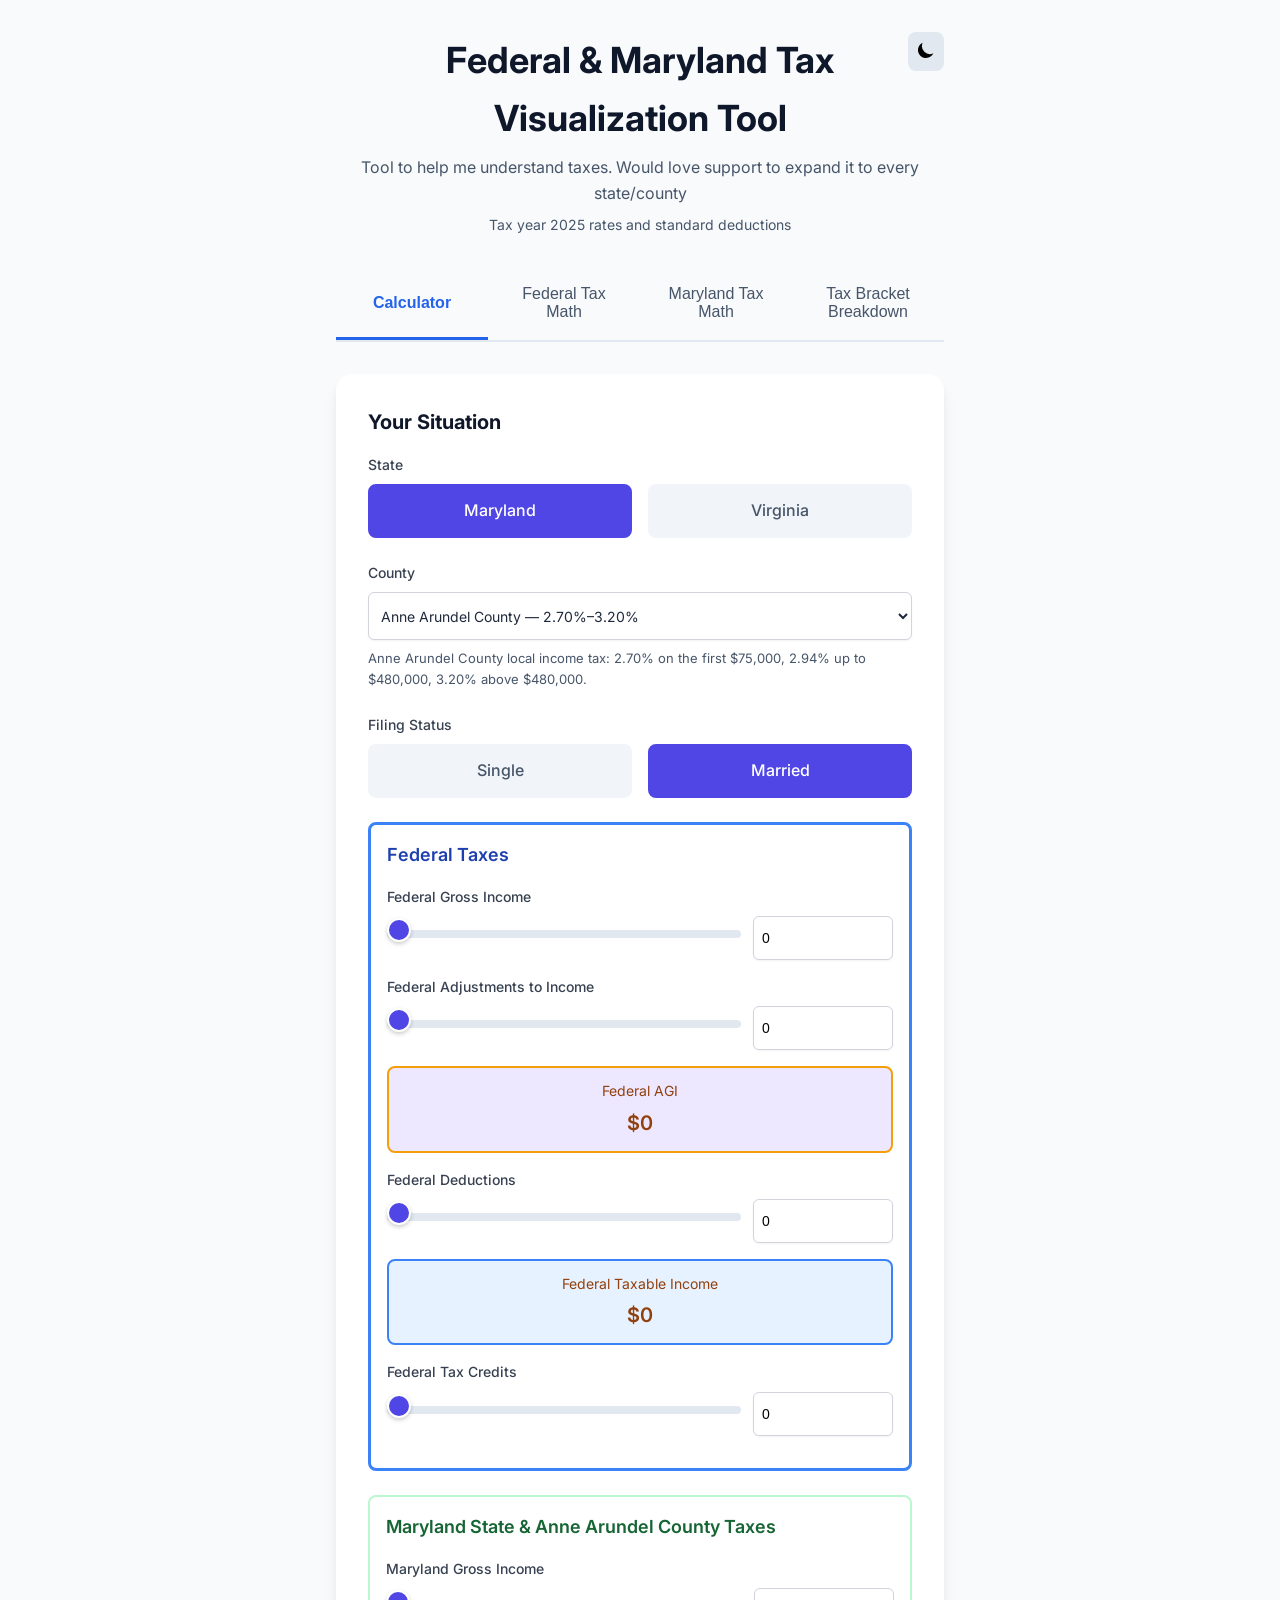
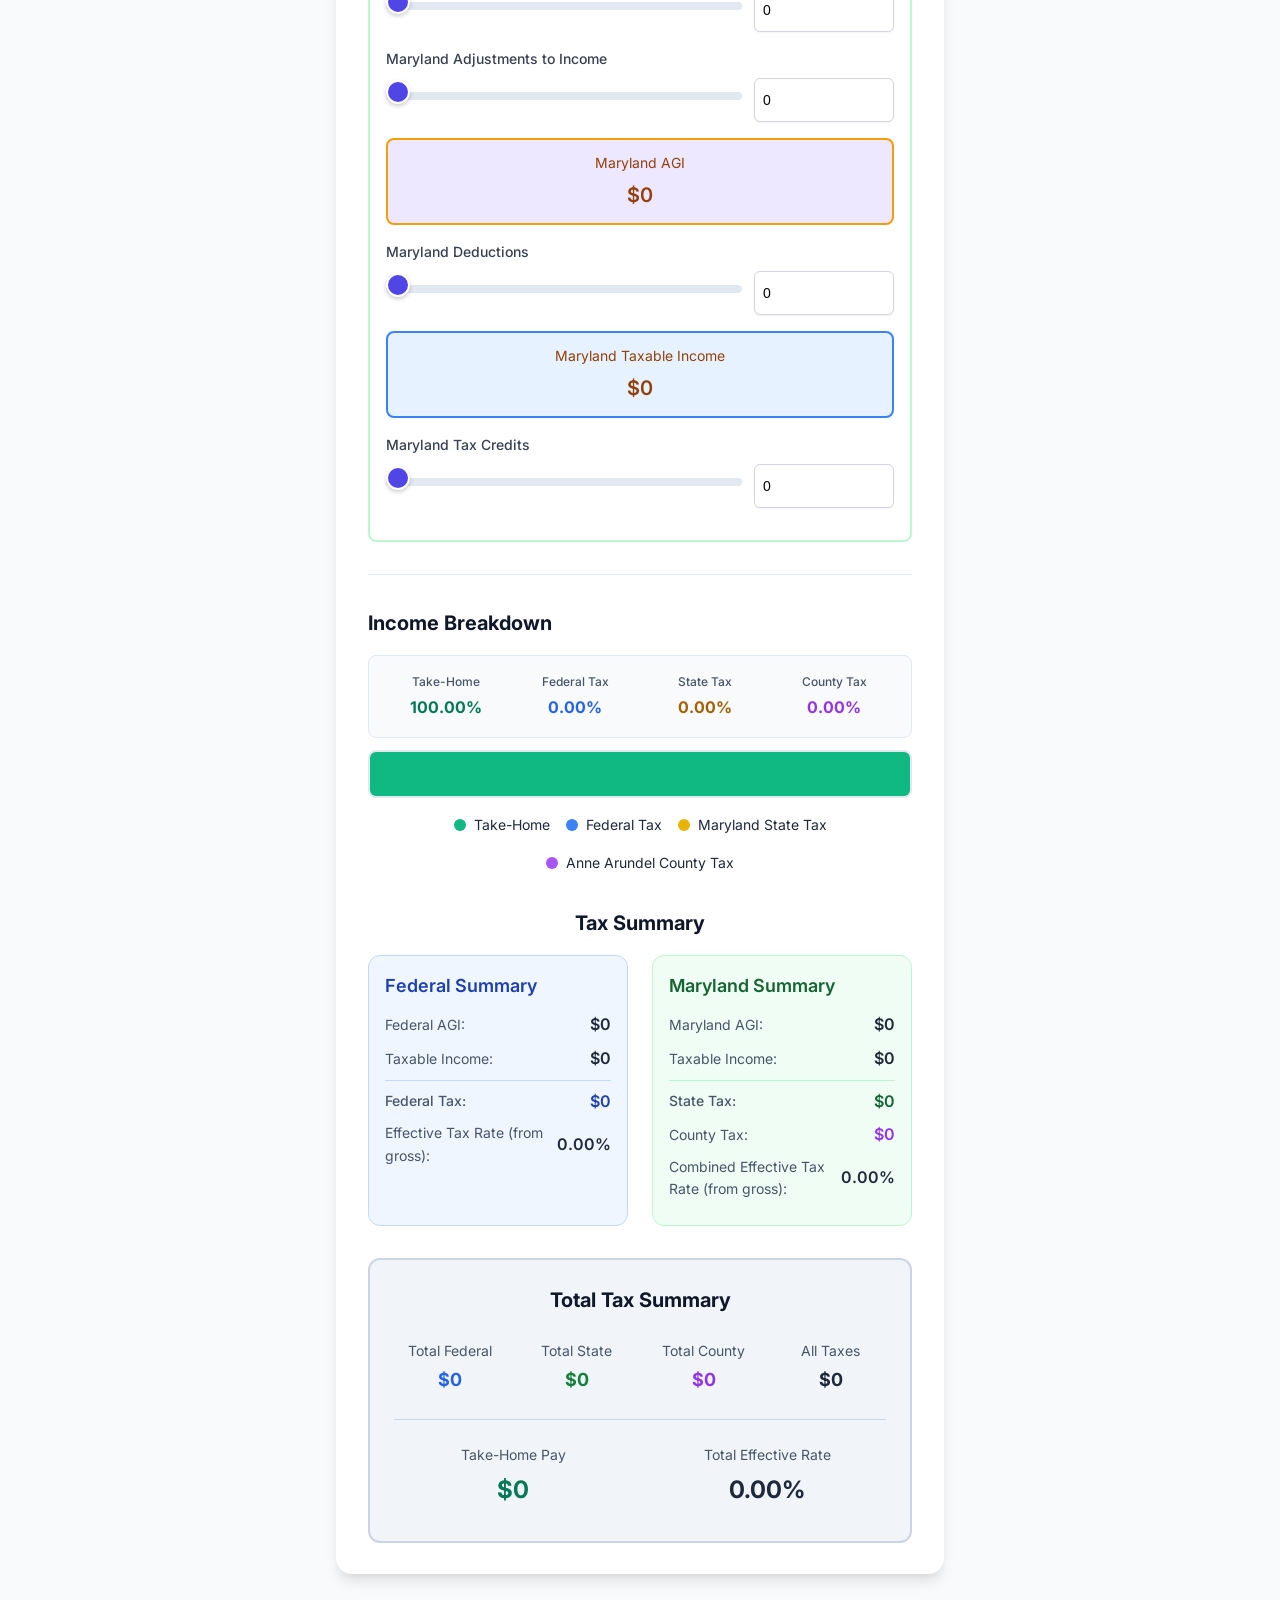
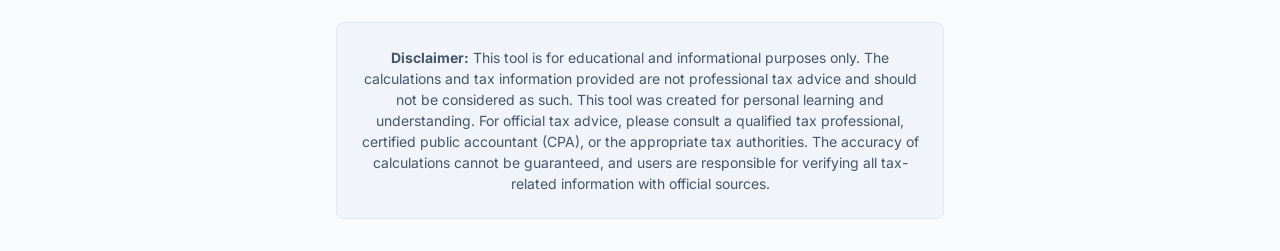
<file: index.html>
<!DOCTYPE html>
<html lang="en">
<head>
    <meta charset="UTF-8">
    <meta name="viewport" content="width=device-width, initial-scale=1.0">
    <title>Interactive Federal & Maryland Tax Visualization Tool</title>
    <link rel="icon" type="image/svg+xml" href="favicon.svg">
    <!-- Apply the saved (or system) theme before first paint, so dark mode never flashes light; js/themeManager.js keeps it in sync afterwards -->
    <script>
        (function () {
            try {
                var theme = localStorage.getItem('le-prix-de-respirer:theme');
                if (theme !== 'dark' && theme !== 'light') {
                    theme = window.matchMedia('(prefers-color-scheme: dark)').matches ? 'dark' : 'light';
                }
                if (theme === 'dark') document.documentElement.classList.add('dark');
            } catch (error) {
                // Storage or matchMedia unavailable: stay with the light theme
            }
        })();
    </script>
    <!-- Local CSS for mobile-friendly styling -->
    <link rel="stylesheet" href="styles.css">
    <!-- Google Fonts: Inter (with fallback) -->
    <link rel="preconnect" href="https://fonts.googleapis.com">
    <link rel="preconnect" href="https://fonts.gstatic.com" crossorigin>
    <link href="https://fonts.googleapis.com/css2?family=Inter:wght@400;500;600;700&display=swap" rel="stylesheet">
</head>
<body>

    <div class="container">

        <!-- Shown by the script at the end of the page when the calculator did not start -->
        <div id="app-error" class="app-error" role="alert" hidden>
            The calculator did not start. If you opened this file directly, serve the folder over http instead (for example <code>python3 -m http.server</code>); otherwise see the browser console for details.
        </div>

        <header class="header">
            <!-- Dark/Light Mode Toggle -->
            <div>
                <button id="theme-toggle" class="theme-toggle" aria-label="Dark mode" aria-pressed="false">
                    <svg id="theme-toggle-dark-icon" fill="currentColor" viewBox="0 0 20 20" xmlns="http://www.w3.org/2000/svg">
                        <path d="M17.293 13.293A8 8 0 016.707 2.707a8.001 8.001 0 1010.586 10.586z"></path>
                    </svg>
                    <svg id="theme-toggle-light-icon" fill="currentColor" viewBox="0 0 20 20" xmlns="http://www.w3.org/2000/svg">
                        <path fill-rule="evenodd" d="M10 2a1 1 0 011 1v1a1 1 0 11-2 0V3a1 1 0 011-1zm4 8a4 4 0 11-8 0 4 4 0 018 0zm-.464 4.95l.707.707a1 1 0 001.414-1.414l-.707-.707a1 1 0 00-1.414 1.414zm2.12-10.607a1 1 0 010 1.414l-.706.707a1 1 0 11-1.414-1.414l.707-.707a1 1 0 011.414 0zM17 11a1 1 0 100-2h-1a1 1 0 100 2h1zm-7 4a1 1 0 011 1v1a1 1 0 11-2 0v-1a1 1 0 011-1zM5.05 6.464A1 1 0 106.465 5.05l-.708-.707a1 1 0 00-1.414 1.414l.707.707zm1.414 8.486l-.707.707a1 1 0 01-1.414-1.414l.707-.707a1 1 0 011.414 1.414zM4 11a1 1 0 100-2H3a1 1 0 000 2h1z" clip-rule="evenodd"></path>
                    </svg>
                </button>
            </div>
            <h1 class="main-title">Federal & <span data-state-name>Maryland</span> Tax Visualization Tool</h1>
            <p class="subtitle">Tool to help me understand taxes. Would love support to expand it to every state/county</p>
            <p class="subtitle">Tax year <span data-tax-year>2025</span> rates and standard deductions</p>
        </header>

        <!-- TAB NAVIGATION -->
        <div class="tab-navigation" role="tablist" aria-label="Calculator views">
            <button id="calculator-tab" class="tab-button active" role="tab" aria-selected="true" aria-controls="calculator-content">
                Calculator
            </button>
            <button id="custom-calc-tab" class="tab-button" role="tab" aria-selected="false" aria-controls="custom-calc-content" tabindex="-1">
                Federal Tax Math
            </button>
            <button id="state-calc-tab" class="tab-button" role="tab" aria-selected="false" aria-controls="state-calc-content" tabindex="-1">
                <span data-state-name>Maryland</span> Tax Math
            </button>
            <button id="bracket-breakdown-tab" class="tab-button" role="tab" aria-selected="false" aria-controls="bracket-breakdown-content" tabindex="-1">
                Tax Bracket Breakdown
            </button>
        </div>

        <main class="main-content">
            <!-- TAB CONTENT: CALCULATOR VIEW -->
            <div id="calculator-content" class="tab-content active" role="tabpanel" aria-labelledby="calculator-tab">
                <!-- CONTROLS SECTION -->
            <div class="controls-section">
                <h2 class="section-heading">Your Situation</h2>
                <!-- STATE TOGGLE (reuses the filing-status segmented-toggle styling) -->
                <div class="control-group">
                    <span id="state-select-label" class="control-label">State</span>
                    <div id="state-select" role="radiogroup" aria-labelledby="state-select-label" class="filing-status">
                        <label>
                            <input type="radio" name="stateSelect" value="MD" checked>
                            <span class="filing-status-option">Maryland</span>
                        </label>
                        <label>
                            <input type="radio" name="stateSelect" value="VA">
                            <span class="filing-status-option">Virginia</span>
                        </label>
                    </div>
                </div>

                <!-- COUNTY DROPDOWN (options are filled in by js/uiControls.js for the selected state) -->
                <div class="control-group">
                    <label id="county-select-label" for="county-select" class="control-label">County</label>
                    <select id="county-select" class="select-input" aria-describedby="county-rate-info"></select>
                    <p id="county-rate-info" class="county-info" aria-live="polite"></p>
                </div>

                <div class="control-group">
                    <span id="filing-status-label" class="control-label">Filing Status</span>
                    <div id="filing-status" role="radiogroup" aria-labelledby="filing-status-label" class="filing-status">
                        <label>
                            <input type="radio" name="filingStatus" value="1">
                            <span class="filing-status-option">Single</span>
                        </label>
                        <label>
                            <input type="radio" name="filingStatus" value="2" checked>
                            <span class="filing-status-option">Married</span>
                        </label>
                    </div>
                </div>
                
                <!-- FEDERAL TAX SECTION -->
                <div class="tax-section federal-section">
                    <h3 class="section-title federal-title">Federal Taxes</h3>
                    <div class="input-group">
                        <label id="federal-income-label" for="federal-income-input" class="control-label">Federal Gross Income</label>
                        <div class="input-row">
                            <input id="federal-income-slider" aria-labelledby="federal-income-label" type="range" min="0" max="1000000" step="1000" value="0" class="slider">
                            <input id="federal-income-input" type="number" min="0" max="1000000" step="1000" value="0" class="number-input">
                        </div>
                    </div>
                    <div class="input-group">
                        <label id="federal-adjustments-label" for="federal-adjustments-input" class="control-label">Federal Adjustments to Income</label>
                        <div class="input-row">
                            <input id="federal-adjustments-slider" aria-labelledby="federal-adjustments-label" type="range" min="0" max="1000000" step="500" value="0" class="slider">
                            <input id="federal-adjustments-input" type="number" min="0" max="1000000" step="500" value="0" class="number-input">
                        </div>
                    </div>
                    <div class="display-box concept-agi">
                        <p class="display-label">Federal AGI</p>
                        <p id="federal-agi-display" class="display-value">$0</p>
                    </div>
                    <div class="input-group">
                        <label id="federal-deductions-label" for="federal-deductions-input" class="control-label">Federal Deductions</label>
                        <div class="input-row">
                            <input id="federal-deductions-slider" aria-labelledby="federal-deductions-label" type="range" min="0" max="1000000" step="500" value="0" class="slider">
                            <input id="federal-deductions-input" type="number" min="0" max="1000000" step="500" value="0" class="number-input">
                        </div>
                    </div>
                    <div class="display-box concept-taxable-income">
                        <p class="display-label">Federal Taxable Income</p>
                        <p id="federal-taxable-income-display" class="display-value">$0</p>
                    </div>
                    <div class="input-group">
                        <label id="federal-credits-label" for="federal-credits-input" class="control-label">Federal Tax Credits</label>
                        <div class="input-row">
                            <input id="federal-credits-slider" aria-labelledby="federal-credits-label" type="range" min="0" max="1000000" step="100" value="0" class="slider">
                            <input id="federal-credits-input" type="number" min="0" max="1000000" step="100" value="0" class="number-input">
                        </div>
                    </div>
                    <p data-limit-note class="county-info" role="status" hidden></p>
                </div>

                <!-- STATE TAX SECTION -->
                <div class="tax-section state-section">
                    <h3 class="section-title state-title"><span data-state-name>Maryland</span> State & <span data-county-name>Anne Arundel County</span> Taxes</h3>
                    <div class="input-group">
                        <label id="state-income-label" for="state-income-input" class="control-label"><span data-state-name>Maryland</span> Gross Income</label>
                        <div class="input-row">
                            <input id="state-income-slider" aria-labelledby="state-income-label" type="range" min="0" max="1000000" step="1000" value="0" class="slider">
                            <input id="state-income-input" type="number" min="0" max="1000000" step="1000" value="0" class="number-input">
                        </div>
                    </div>
                    <div class="input-group">
                        <label id="state-adjustments-label" for="state-adjustments-input" class="control-label"><span data-state-name>Maryland</span> Adjustments to Income</label>
                        <div class="input-row">
                            <input id="state-adjustments-slider" aria-labelledby="state-adjustments-label" type="range" min="0" max="1000000" step="500" value="0" class="slider">
                            <input id="state-adjustments-input" type="number" min="0" max="1000000" step="500" value="0" class="number-input">
                        </div>
                    </div>
                    <div class="display-box concept-agi">
                        <p class="display-label"><span data-state-name>Maryland</span> AGI</p>
                        <p id="state-agi-display" class="display-value">$0</p>
                    </div>
                    <div class="input-group">
                        <label id="state-deductions-label" for="state-deductions-input" class="control-label"><span data-state-name>Maryland</span> Deductions</label>
                        <div class="input-row">
                            <input id="state-deductions-slider" aria-labelledby="state-deductions-label" type="range" min="0" max="1000000" step="500" value="0" class="slider">
                            <input id="state-deductions-input" type="number" min="0" max="1000000" step="500" value="0" class="number-input">
                        </div>
                    </div>
                    <div class="display-box concept-taxable-income">
                        <p class="display-label"><span data-state-name>Maryland</span> Taxable Income</p>
                        <p id="state-taxable-income-display" class="display-value">$0</p>
                    </div>
                    <div class="input-group">
                        <label id="state-credits-label" for="state-credits-input" class="control-label"><span data-state-name>Maryland</span> Tax Credits</label>
                        <div class="input-row">
                            <input id="state-credits-slider" aria-labelledby="state-credits-label" type="range" min="0" max="1000000" step="100" value="0" class="slider">
                            <input id="state-credits-input" type="number" min="0" max="1000000" step="100" value="0" class="number-input">
                        </div>
                    </div>
                    <p data-limit-note class="county-info" role="status" hidden></p>
                </div>
            </div>

            <!-- VISUALIZATION SECTION -->
            <div class="visualization-section">
                <h2 class="section-heading">Income Breakdown</h2>
                <!-- Percentage Display Area -->
                <div id="percentage-display" class="percentage-display">
                    <div class="percentage-item">
                        <span class="percentage-label">Take-Home</span>
                        <span id="percentage-take-home" class="percentage-value">0.0%</span>
                    </div>
                    <div class="percentage-item">
                        <span class="percentage-label">Federal Tax</span>
                        <span id="percentage-federal" class="percentage-value">0.0%</span>
                    </div>
                    <div class="percentage-item">
                        <span class="percentage-label">State Tax</span>
                        <span id="percentage-state" class="percentage-value">0.0%</span>
                    </div>
                    <div class="percentage-item">
                        <span class="percentage-label">County Tax</span>
                        <span id="percentage-county" class="percentage-value">0.0%</span>
                    </div>
                </div>
                <div id="tax-bar-container" class="tax-bar-container">
                    <div id="bar-take-home" class="tax-bar bar-take-home" title="Take-Home Pay"></div>
                    <div id="bar-federal" class="tax-bar bar-federal" title="Federal Tax"></div>
                    <div id="bar-state" class="tax-bar bar-state" title="Maryland State Tax"></div>
                    <div id="bar-county" class="tax-bar bar-county" title="Anne Arundel County Tax"></div>
                </div>
                <!-- Legend -->
                <div class="legend">
                    <div class="legend-item"><span class="legend-color" style="background-color: #10b981;"></span>Take-Home</div>
                    <div class="legend-item"><span class="legend-color" style="background-color: #3b82f6;"></span>Federal Tax</div>
                    <div class="legend-item"><span class="legend-color" style="background-color: #eab308;"></span><span><span data-state-name>Maryland</span> State Tax</span></div>
                    <div class="legend-item"><span class="legend-color" style="background-color: #a855f7;"></span><span><span data-county-name>Anne Arundel County</span> Tax</span></div>
                </div>
                <p id="income-basis-note" class="county-info" hidden></p>
            </div>

            <!-- RESULTS & BREAKDOWN SECTION -->
            <div>
                <h2 class="section-heading" style="text-align: center;">Tax Summary</h2>
                
                <!-- Tax Summary Grid -->
                <div class="summary-grid">
                    <!-- Federal Tax Summary -->
                    <div class="summary-card federal-summary">
                        <h3 class="summary-title federal-title">Federal Summary</h3>
                        <div>
                            <div class="summary-row">
                                <span class="summary-label">Federal AGI:</span>
                                <span id="federal-agi-summary" class="summary-value">$0</span>
                            </div>
                            <div class="summary-row">
                                <span class="summary-label">Taxable Income:</span>
                                <span id="federal-taxable-summary" class="summary-value">$0</span>
                            </div>
                            <div class="summary-row summary-divider">
                                <span class="summary-label" style="font-weight: 500;">Federal Tax:</span>
                                <span id="federal-tax-summary" class="summary-value federal-title">$0</span>
                            </div>
                            <div class="summary-row">
                                <span class="summary-label">Effective Tax Rate (from gross):</span>
                                <span id="federal-rate-summary" class="summary-value">0.00%</span>
                            </div>
                        </div>
                    </div>

                    <!-- State Tax Summary -->
                    <div class="summary-card state-summary">
                        <h3 class="summary-title state-title"><span data-state-name>Maryland</span> Summary</h3>
                        <div>
                            <div class="summary-row">
                                <span class="summary-label"><span data-state-name>Maryland</span> AGI:</span>
                                <span id="state-agi-summary" class="summary-value">$0</span>
                            </div>
                            <div class="summary-row">
                                <span class="summary-label">Taxable Income:</span>
                                <span id="state-taxable-summary" class="summary-value">$0</span>
                            </div>
                            <div class="summary-row summary-divider">
                                <span class="summary-label" style="font-weight: 500;">State Tax:</span>
                                <span id="state-tax-summary" class="summary-value state-title">$0</span>
                            </div>
                            <div class="summary-row">
                                <span class="summary-label">County Tax:</span>
                                <span id="county-tax-summary" class="summary-value county-value">$0</span>
                            </div>
                            <div class="summary-row">
                                <span class="summary-label">Combined Effective Tax Rate (from gross):</span>
                                <span id="state-rate-summary" class="summary-value">0.00%</span>
                            </div>
                        </div>
                    </div>
                </div>

                <!-- Total Summary -->
                <div class="total-summary">
                    <h3 class="section-heading" style="text-align: center; margin-bottom: 1rem;">Total Tax Summary</h3>
                    <div class="total-grid">
                        <div class="total-item">
                            <p class="total-label">Total Federal</p>
                            <p id="total-federal-display" class="total-value total-federal">$0</p>
                        </div>
                        <div class="total-item">
                            <p class="total-label">Total State</p>
                            <p id="total-state-display" class="total-value total-state">$0</p>
                        </div>
                        <div class="total-item">
                            <p class="total-label">Total County</p>
                            <p id="total-county-display" class="total-value total-county">$0</p>
                        </div>
                        <div class="total-item">
                            <p class="total-label">All Taxes</p>
                            <p id="total-all-taxes-display" class="total-value">$0</p>
                        </div>
                    </div>
                    <div class="total-main">
                        <div class="total-main-item">
                            <p class="total-label">Take-Home Pay</p>
                            <p id="total-take-home-display" class="total-main-value total-take-home">$0</p>
                        </div>
                        <div class="total-main-item">
                            <p class="total-label">Total Effective Rate</p>
                            <p id="total-effective-rate-display" class="total-main-value">0.00%</p>
                        </div>
                    </div>
                </div>
            </div>
            </div>

            <!-- TAB CONTENT: CUSTOM CALCULATION VIEW -->
            <div id="custom-calc-content" class="tab-content" role="tabpanel" aria-labelledby="custom-calc-tab">
                <!-- VISUAL CALCULATIONS SECTION -->
                <div class="calculation-section">
                    <!-- Your Custom Calculation -->
                    <div style="margin-bottom: 3rem;">
                        <h2 class="section-heading" style="text-align: center;">Federal Tax Calculation</h2>
                    <p id="federal-unused-note" class="county-info" hidden></p>
                    <!-- Federal Custom Calculation Flow -->
                    <div class="calculation-container">
                        
                        <!-- Step 1: Gross Income - Adjustments = AGI -->
                        <div class="calc-step">
                            <div class="calc-step-mobile">
                                <div class="calc-box calc-gross-income">
                                    <div class="calc-box-label">Gross Income</div>
                                    <div id="visual-gross-income" class="calc-box-value">$0</div>
                                </div>
                                <div class="calc-operator">−</div>
                                <div class="calc-box calc-adjustments">
                                    <div class="calc-box-label">Adjustments</div>
                                    <div id="visual-adjustments" class="calc-box-value">$0</div>
                                </div>
                                <div class="calc-operator">=</div>
                                <div class="calc-box calc-result concept-agi">
                                    <div class="calc-box-label">AGI</div>
                                    <div id="visual-agi" class="calc-box-value">$0</div>
                                </div>
                            </div>
                        </div>

                        <!-- Step 2: AGI - Deductions = Taxable Income -->
                        <div class="calc-step">
                            <div class="calc-step-mobile">
                                <div class="calc-box calc-result concept-agi">
                                    <div class="calc-box-label">AGI</div>
                                    <div id="visual-agi-2" class="calc-box-value">$0</div>
                                </div>
                                <div class="calc-operator">−</div>
                                <div class="calc-box calc-deductions">
                                    <div class="calc-box-label">Deductions</div>
                                    <div id="visual-deductions" class="calc-box-value">$0</div>
                                </div>
                                <div class="calc-operator">=</div>
                                <div class="calc-box calc-result concept-taxable-income">
                                    <div class="calc-box-label">Taxable Income</div>
                                    <div id="visual-taxable-income" class="calc-box-value">$0</div>
                                </div>
                            </div>
                        </div>

                        <!-- Step 3: Taxable Income × Effective Tax Rate = Tax Before Credits -->
                        <div class="calc-step">
                            <div class="calc-step-mobile">
                                <div class="calc-box calc-result concept-taxable-income">
                                    <div class="calc-box-label">Taxable Income</div>
                                    <div id="visual-taxable-income-2" class="calc-box-value">$0</div>
                                </div>
                                <div class="calc-operator">×</div>
                                <div class="calc-box calc-tax-rate">
                                    <div class="calc-box-label">Average Tax Rate</div>
                                    <div id="visual-tax-rate" class="calc-box-value">0.00%</div>
                                </div>
                                <div class="calc-operator">=</div>
                                <div class="calc-box calc-pre-credit-tax">
                                    <div class="calc-box-label">Tax Before Credits</div>
                                    <div id="visual-pre-credit-tax" class="calc-box-value">$0</div>
                                </div>
                            </div>
                        </div>

                        <!-- Step 4: Tax Before Credits - Credits = Total Federal Tax -->
                        <div class="calc-step">
                            <div class="calc-step-mobile">
                                <div class="calc-box calc-pre-credit-tax">
                                    <div class="calc-box-label">Tax Before Credits</div>
                                    <div id="visual-pre-credit-tax-2" class="calc-box-value">$0</div>
                                </div>
                                <div class="calc-operator">−</div>
                                <div class="calc-box calc-credits">
                                    <div class="calc-box-label">Credits</div>
                                    <div id="visual-credits" class="calc-box-value">$0</div>
                                </div>
                                <div class="calc-operator">=</div>
                                <div class="calc-box calc-total-tax">
                                    <div class="calc-box-label">Total Federal Tax</div>
                                    <div id="visual-total-tax" class="calc-box-value">$0</div>
                                </div>
                            </div>
                        </div>

                        <!-- Step 5: Gross Income - Total Federal Tax = Income After Federal Tax -->
                        <div class="calc-step">
                            <div class="calc-step-mobile">
                                <div class="calc-box calc-gross-income">
                                    <div class="calc-box-label">Gross Income</div>
                                    <div id="visual-gross-income-2" class="calc-box-value">$0</div>
                                </div>
                                <div class="calc-operator">−</div>
                                <div class="calc-box calc-total-tax">
                                    <div class="calc-box-label">Total Federal Tax</div>
                                    <div id="visual-total-tax-2" class="calc-box-value">$0</div>
                                </div>
                                <div class="calc-operator">=</div>
                                <div class="calc-box calc-take-home">
                                    <div class="calc-box-label">After Federal Tax</div>
                                    <div id="visual-take-home" class="calc-box-value">$0</div>
                                </div>
                            </div>
                        </div>

                        <!-- Step 6: Total Federal Tax ÷ Gross Income = Effective Rate (on Gross) -->
                        <div class="calc-step" style="border-top: 1px solid #e2e8f0; margin-top: 1rem; padding-top: 1rem;">
                            <div class="calc-step-mobile">
                                <div class="calc-box calc-total-tax">
                                    <div class="calc-box-label">Total Federal Tax</div>
                                    <div id="visual-total-tax-3" class="calc-box-value">$0</div>
                                </div>
                                <div class="calc-operator">÷</div>
                                <div class="calc-box calc-gross-income">
                                    <div class="calc-box-label">Gross Income</div>
                                    <div id="visual-gross-income-3" class="calc-box-value">$0</div>
                                </div>
                                <div class="calc-operator">=</div>
                                <div class="calc-box calc-effective-rate">
                                    <div class="calc-box-label">Effective Rate (on Gross)</div>
                                    <div id="visual-effective-rate" class="calc-box-value">0.00%</div>
                                </div>
                            </div>
                        </div>
                    </div>
                </div>

                <!-- Baseline Comparison -->
                <div style="margin-bottom: 2rem;">
                    <h2 class="section-heading" style="text-align: center;">Baseline Comparison</h2>
                    <p class="intro-text" style="text-align: center; margin-bottom: 1.5rem;">Your gross income with $0 adjustments, $0 credits, and the standard deduction.</p>
                    
                    <!-- Federal Baseline Calculation Flow -->
                    <div class="calculation-container">
                        <h3 class="calculation-title">Federal Tax Calculation</h3>
                        
                        <!-- Step 1: Gross Income - Adjustments = AGI -->
                        <div class="calc-step">
                            <div class="calc-step-mobile">
                                <div class="calc-box calc-gross-income">
                                    <div class="calc-box-label">Gross Income</div>
                                    <div id="baseline-gross-income" class="calc-box-value">$0</div>
                                </div>
                                <div class="calc-operator">−</div>
                                <div class="calc-box calc-adjustments">
                                    <div class="calc-box-label">Adjustments</div>
                                    <div id="baseline-adjustments" class="calc-box-value">$0</div>
                                </div>
                                <div class="calc-operator">=</div>
                                <div class="calc-box calc-result concept-agi">
                                    <div class="calc-box-label">AGI</div>
                                    <div id="baseline-agi" class="calc-box-value">$0</div>
                                </div>
                            </div>
                        </div>

                        <!-- Step 2: AGI - Deductions = Taxable Income -->
                        <div class="calc-step">
                            <div class="calc-step-mobile">
                                <div class="calc-box calc-result concept-agi">
                                    <div class="calc-box-label">AGI</div>
                                    <div id="baseline-agi-2" class="calc-box-value">$0</div>
                                </div>
                                <div class="calc-operator">−</div>
                                <div class="calc-box calc-deductions">
                                    <div class="calc-box-label">Deductions</div>
                                    <div id="baseline-deductions" class="calc-box-value">$0</div>
                                </div>
                                <div class="calc-operator">=</div>
                                <div class="calc-box calc-result concept-taxable-income">
                                    <div class="calc-box-label">Taxable Income</div>
                                    <div id="baseline-taxable-income" class="calc-box-value">$0</div>
                                </div>
                            </div>
                        </div>

                        <!-- Step 3: Taxable Income × Effective Tax Rate = Tax Before Credits -->
                        <div class="calc-step">
                            <div class="calc-step-mobile">
                                <div class="calc-box calc-result concept-taxable-income">
                                    <div class="calc-box-label">Taxable Income</div>
                                    <div id="baseline-taxable-income-2" class="calc-box-value">$0</div>
                                </div>
                                <div class="calc-operator">×</div>
                                <div class="calc-box calc-tax-rate">
                                    <div class="calc-box-label">Average Tax Rate</div>
                                    <div id="baseline-tax-rate" class="calc-box-value">0.00%</div>
                                </div>
                                <div class="calc-operator">=</div>
                                <div class="calc-box calc-pre-credit-tax">
                                    <div class="calc-box-label">Tax Before Credits</div>
                                    <div id="baseline-pre-credit-tax" class="calc-box-value">$0</div>
                                </div>
                            </div>
                        </div>

                        <!-- Step 4: Tax Before Credits - Credits = Total Federal Tax -->
                        <div class="calc-step">
                            <div class="calc-step-mobile">
                                <div class="calc-box calc-pre-credit-tax">
                                    <div class="calc-box-label">Tax Before Credits</div>
                                    <div id="baseline-pre-credit-tax-2" class="calc-box-value">$0</div>
                                </div>
                                <div class="calc-operator">−</div>
                                <div class="calc-box calc-credits">
                                    <div class="calc-box-label">Credits</div>
                                    <div id="baseline-credits" class="calc-box-value">$0</div>
                                </div>
                                <div class="calc-operator">=</div>
                                <div class="calc-box calc-total-tax">
                                    <div class="calc-box-label">Total Federal Tax</div>
                                    <div id="baseline-total-tax" class="calc-box-value">$0</div>
                                </div>
                            </div>
                        </div>

                        <!-- Step 5: Gross Income - Total Federal Tax = Income After Federal Tax -->
                        <div class="calc-step">
                            <div class="calc-step-mobile">
                                <div class="calc-box calc-gross-income">
                                    <div class="calc-box-label">Gross Income</div>
                                    <div id="baseline-gross-income-2" class="calc-box-value">$0</div>
                                </div>
                                <div class="calc-operator">−</div>
                                <div class="calc-box calc-total-tax">
                                    <div class="calc-box-label">Total Federal Tax</div>
                                    <div id="baseline-total-tax-2" class="calc-box-value">$0</div>
                                </div>
                                <div class="calc-operator">=</div>
                                <div class="calc-box calc-take-home">
                                    <div class="calc-box-label">After Federal Tax</div>
                                    <div id="baseline-take-home" class="calc-box-value">$0</div>
                                </div>
                            </div>
                        </div>

                        <!-- Step 6: Total Federal Tax ÷ Gross Income = Effective Rate (on Gross) -->
                        <div class="calc-step" style="border-top: 1px solid #e2e8f0; margin-top: 1rem; padding-top: 1rem;">
                            <div class="calc-step-mobile">
                                <div class="calc-box calc-total-tax">
                                    <div class="calc-box-label">Total Federal Tax</div>
                                    <div id="baseline-total-tax-3" class="calc-box-value">$0</div>
                                </div>
                                <div class="calc-operator">÷</div>
                                <div class="calc-box calc-gross-income">
                                    <div class="calc-box-label">Gross Income</div>
                                    <div id="baseline-gross-income-3" class="calc-box-value">$0</div>
                                </div>
                                <div class="calc-operator">=</div>
                                <div class="calc-box calc-effective-rate">
                                    <div class="calc-box-label">Effective Rate (on Gross)</div>
                                    <div id="baseline-effective-rate" class="calc-box-value">0.00%</div>
                                </div>
                            </div>
                        </div>
                    </div>
                </div>
            </div>
            </div>

            <!-- TAB CONTENT: MARYLAND CALCULATION VIEW -->
            <div id="state-calc-content" class="tab-content" role="tabpanel" aria-labelledby="state-calc-tab">
                <!-- MARYLAND VISUAL CALCULATIONS SECTION -->
                <div class="calculation-section">
                    <!-- Your Custom State Calculation -->
                    <div style="margin-bottom: 3rem;">
                        <h2 class="section-heading" style="text-align: center;"><span data-state-name>Maryland</span> State Tax Calculation</h2>
                    <p id="state-unused-note" class="county-info" hidden></p>
                    <!-- State Custom Calculation Flow -->
                    <div class="calculation-container">
                        
                        <!-- Step 1: Gross Income - Adjustments = AGI -->
                        <div class="calc-step">
                            <div class="calc-step-mobile">
                                <div class="calc-box calc-gross-income">
                                    <div class="calc-box-label">Gross Income</div>
                                    <div id="state-visual-gross-income" class="calc-box-value">$0</div>
                                </div>
                                <div class="calc-operator">−</div>
                                <div class="calc-box calc-adjustments">
                                    <div class="calc-box-label">Adjustments</div>
                                    <div id="state-visual-adjustments" class="calc-box-value">$0</div>
                                </div>
                                <div class="calc-operator">=</div>
                                <div class="calc-box calc-result concept-agi">
                                    <div class="calc-box-label">AGI</div>
                                    <div id="state-visual-agi" class="calc-box-value">$0</div>
                                </div>
                            </div>
                        </div>

                        <!-- Step 2: AGI - Deductions = Taxable Income -->
                        <div class="calc-step">
                            <div class="calc-step-mobile">
                                <div class="calc-box calc-result concept-agi">
                                    <div class="calc-box-label">AGI</div>
                                    <div id="state-visual-agi-2" class="calc-box-value">$0</div>
                                </div>
                                <div class="calc-operator">−</div>
                                <div class="calc-box calc-deductions">
                                    <div class="calc-box-label">Deductions</div>
                                    <div id="state-visual-deductions" class="calc-box-value">$0</div>
                                </div>
                                <div class="calc-operator">=</div>
                                <div class="calc-box calc-result concept-taxable-income">
                                    <div class="calc-box-label">Taxable Income</div>
                                    <div id="state-visual-taxable-income" class="calc-box-value">$0</div>
                                </div>
                            </div>
                        </div>

                        <!-- Step 3: Taxable Income × State Tax Rate = State Tax Before Credits -->
                        <div class="calc-step">
                            <div class="calc-step-mobile">
                                <div class="calc-box calc-result concept-taxable-income">
                                    <div class="calc-box-label">Taxable Income</div>
                                    <div id="state-visual-taxable-income-2" class="calc-box-value">$0</div>
                                </div>
                                <div class="calc-operator">×</div>
                                <div class="calc-box calc-state-tax-rate">
                                    <div class="calc-box-label"><span data-state-name>Maryland</span> State Tax Rate</div>
                                    <div id="state-visual-state-tax-rate" class="calc-box-value">0.00%</div>
                                </div>
                                <div class="calc-operator">=</div>
                                <div class="calc-box calc-state-tax-before-credits">
                                    <div class="calc-box-label"><span data-state-name>Maryland</span> State Tax Before Credits</div>
                                    <div id="state-visual-state-pre-credit-tax" class="calc-box-value">$0</div>
                                </div>
                            </div>
                        </div>

                        <!-- Step 4: Taxable Income × County Tax Rate = County Tax -->
                        <div class="calc-step">
                            <div class="calc-step-mobile">
                                <div class="calc-box calc-result concept-taxable-income">
                                    <div class="calc-box-label">Taxable Income</div>
                                    <div id="state-visual-taxable-income-3" class="calc-box-value">$0</div>
                                </div>
                                <div class="calc-operator">×</div>
                                <div class="calc-box calc-county-tax-rate">
                                    <div class="calc-box-label"><span data-county-name>Anne Arundel County</span> Tax Rate</div>
                                    <div id="state-visual-county-tax-rate" class="calc-box-value">0.00%</div>
                                </div>
                                <div class="calc-operator">=</div>
                                <div class="calc-box calc-county-tax">
                                    <div class="calc-box-label"><span data-county-name>Anne Arundel County</span> Tax</div>
                                    <div id="state-visual-county-tax" class="calc-box-value">$0</div>
                                </div>
                            </div>
                        </div>

                        <!-- Step 5: State Tax Before Credits - Credits = Total State Tax -->
                        <div class="calc-step">
                            <div class="calc-step-mobile">
                                <div class="calc-box calc-state-tax-before-credits">
                                    <div class="calc-box-label"><span data-state-name>Maryland</span> State Tax Before Credits</div>
                                    <div id="state-visual-state-pre-credit-tax-2" class="calc-box-value">$0</div>
                                </div>
                                <div class="calc-operator">−</div>
                                <div class="calc-box calc-credits">
                                    <div class="calc-box-label">Credits</div>
                                    <div id="state-visual-credits" class="calc-box-value">$0</div>
                                </div>
                                <div class="calc-operator">=</div>
                                <div class="calc-box calc-total-state-tax">
                                    <div class="calc-box-label">Total <span data-state-name>Maryland</span> State Tax</div>
                                    <div id="state-visual-total-state-tax" class="calc-box-value">$0</div>
                                </div>
                            </div>
                        </div>

                        <!-- Step 6: Total State Tax + County Tax = Combined State Tax -->
                        <div class="calc-step">
                            <div class="calc-step-mobile">
                                <div class="calc-box calc-total-state-tax">
                                    <div class="calc-box-label">Total <span data-state-name>Maryland</span> State Tax</div>
                                    <div id="state-visual-total-state-tax-2" class="calc-box-value">$0</div>
                                </div>
                                <div class="calc-operator">+</div>
                                <div class="calc-box calc-county-tax">
                                    <div class="calc-box-label"><span data-county-name>Anne Arundel County</span> Tax</div>
                                    <div id="state-visual-county-tax-2" class="calc-box-value">$0</div>
                                </div>
                                <div class="calc-operator">=</div>
                                <div class="calc-box calc-combined-state-tax">
                                    <div class="calc-box-label">Combined <span data-state-name>Maryland</span> Tax</div>
                                    <div id="state-visual-combined-tax" class="calc-box-value">$0</div>
                                </div>
                            </div>
                        </div>

                        <!-- Step 7: Gross Income - Combined State Tax = Take-Home Pay -->
                        <div class="calc-step">
                            <div class="calc-step-mobile">
                                <div class="calc-box calc-gross-income">
                                    <div class="calc-box-label">Gross Income</div>
                                    <div id="state-visual-gross-income-2" class="calc-box-value">$0</div>
                                </div>
                                <div class="calc-operator">−</div>
                                <div class="calc-box calc-combined-state-tax">
                                    <div class="calc-box-label">Combined <span data-state-name>Maryland</span> Tax</div>
                                    <div id="state-visual-combined-tax-2" class="calc-box-value">$0</div>
                                </div>
                                <div class="calc-operator">=</div>
                                <div class="calc-box calc-take-home">
                                    <div class="calc-box-label">After <span data-state-name>Maryland</span> + County Tax</div>
                                    <div id="state-visual-take-home" class="calc-box-value">$0</div>
                                </div>
                            </div>
                        </div>

                        <!-- Step 8: Combined State Tax ÷ Gross Income = Effective Rate (on Gross) -->
                        <div class="calc-step" style="border-top: 1px solid #e2e8f0; margin-top: 1rem; padding-top: 1rem;">
                            <div class="calc-step-mobile">
                                <div class="calc-box calc-combined-state-tax">
                                    <div class="calc-box-label">Combined <span data-state-name>Maryland</span> Tax</div>
                                    <div id="state-visual-combined-tax-3" class="calc-box-value">$0</div>
                                </div>
                                <div class="calc-operator">÷</div>
                                <div class="calc-box calc-gross-income">
                                    <div class="calc-box-label">Gross Income</div>
                                    <div id="state-visual-gross-income-3" class="calc-box-value">$0</div>
                                </div>
                                <div class="calc-operator">=</div>
                                <div class="calc-box calc-effective-rate">
                                    <div class="calc-box-label">Effective Rate (on Gross)</div>
                                    <div id="state-visual-effective-rate" class="calc-box-value">0.00%</div>
                                </div>
                            </div>
                        </div>
                    </div>
                </div>

                <!-- State Baseline Comparison -->
                <div style="margin-bottom: 2rem;">
                    <h2 class="section-heading" style="text-align: center;">Baseline Comparison</h2>
                    <p class="intro-text" style="text-align: center; margin-bottom: 1.5rem;">Your gross income with $0 adjustments, $0 credits, and the standard deduction.</p>
                    
                    <!-- State Baseline Calculation Flow -->
                    <div class="calculation-container">
                        <h3 class="calculation-title"><span data-state-name>Maryland</span> State Tax Calculation</h3>
                        
                        <!-- Step 1: Gross Income - Adjustments = AGI -->
                        <div class="calc-step">
                            <div class="calc-step-mobile">
                                <div class="calc-box calc-gross-income">
                                    <div class="calc-box-label">Gross Income</div>
                                    <div id="state-baseline-gross-income" class="calc-box-value">$0</div>
                                </div>
                                <div class="calc-operator">−</div>
                                <div class="calc-box calc-adjustments">
                                    <div class="calc-box-label">Adjustments</div>
                                    <div id="state-baseline-adjustments" class="calc-box-value">$0</div>
                                </div>
                                <div class="calc-operator">=</div>
                                <div class="calc-box calc-result concept-agi">
                                    <div class="calc-box-label">AGI</div>
                                    <div id="state-baseline-agi" class="calc-box-value">$0</div>
                                </div>
                            </div>
                        </div>

                        <!-- Step 2: AGI - Deductions = Taxable Income -->
                        <div class="calc-step">
                            <div class="calc-step-mobile">
                                <div class="calc-box calc-result concept-agi">
                                    <div class="calc-box-label">AGI</div>
                                    <div id="state-baseline-agi-2" class="calc-box-value">$0</div>
                                </div>
                                <div class="calc-operator">−</div>
                                <div class="calc-box calc-deductions">
                                    <div class="calc-box-label">Deductions</div>
                                    <div id="state-baseline-deductions" class="calc-box-value">$0</div>
                                </div>
                                <div class="calc-operator">=</div>
                                <div class="calc-box calc-result concept-taxable-income">
                                    <div class="calc-box-label">Taxable Income</div>
                                    <div id="state-baseline-taxable-income" class="calc-box-value">$0</div>
                                </div>
                            </div>
                        </div>

                        <!-- Step 3: Taxable Income × State Tax Rate = State Tax Before Credits -->
                        <div class="calc-step">
                            <div class="calc-step-mobile">
                                <div class="calc-box calc-result concept-taxable-income">
                                    <div class="calc-box-label">Taxable Income</div>
                                    <div id="state-baseline-taxable-income-2" class="calc-box-value">$0</div>
                                </div>
                                <div class="calc-operator">×</div>
                                <div class="calc-box calc-state-tax-rate">
                                    <div class="calc-box-label"><span data-state-name>Maryland</span> State Tax Rate</div>
                                    <div id="state-baseline-state-tax-rate" class="calc-box-value">0.00%</div>
                                </div>
                                <div class="calc-operator">=</div>
                                <div class="calc-box calc-state-tax-before-credits">
                                    <div class="calc-box-label"><span data-state-name>Maryland</span> State Tax Before Credits</div>
                                    <div id="state-baseline-state-pre-credit-tax" class="calc-box-value">$0</div>
                                </div>
                            </div>
                        </div>

                        <!-- Step 4: Taxable Income × County Tax Rate = County Tax -->
                        <div class="calc-step">
                            <div class="calc-step-mobile">
                                <div class="calc-box calc-result concept-taxable-income">
                                    <div class="calc-box-label">Taxable Income</div>
                                    <div id="state-baseline-taxable-income-3" class="calc-box-value">$0</div>
                                </div>
                                <div class="calc-operator">×</div>
                                <div class="calc-box calc-county-tax-rate">
                                    <div class="calc-box-label"><span data-county-name>Anne Arundel County</span> Tax Rate</div>
                                    <div id="state-baseline-county-tax-rate" class="calc-box-value">0.00%</div>
                                </div>
                                <div class="calc-operator">=</div>
                                <div class="calc-box calc-county-tax">
                                    <div class="calc-box-label"><span data-county-name>Anne Arundel County</span> Tax</div>
                                    <div id="state-baseline-county-tax" class="calc-box-value">$0</div>
                                </div>
                            </div>
                        </div>

                        <!-- Step 5: State Tax Before Credits - Credits = Total State Tax -->
                        <div class="calc-step">
                            <div class="calc-step-mobile">
                                <div class="calc-box calc-state-tax-before-credits">
                                    <div class="calc-box-label"><span data-state-name>Maryland</span> State Tax Before Credits</div>
                                    <div id="state-baseline-state-pre-credit-tax-2" class="calc-box-value">$0</div>
                                </div>
                                <div class="calc-operator">−</div>
                                <div class="calc-box calc-credits">
                                    <div class="calc-box-label">Credits</div>
                                    <div id="state-baseline-credits" class="calc-box-value">$0</div>
                                </div>
                                <div class="calc-operator">=</div>
                                <div class="calc-box calc-total-state-tax">
                                    <div class="calc-box-label">Total <span data-state-name>Maryland</span> State Tax</div>
                                    <div id="state-baseline-total-state-tax" class="calc-box-value">$0</div>
                                </div>
                            </div>
                        </div>

                        <!-- Step 6: Total State Tax + County Tax = Combined State Tax -->
                        <div class="calc-step">
                            <div class="calc-step-mobile">
                                <div class="calc-box calc-total-state-tax">
                                    <div class="calc-box-label">Total <span data-state-name>Maryland</span> State Tax</div>
                                    <div id="state-baseline-total-state-tax-2" class="calc-box-value">$0</div>
                                </div>
                                <div class="calc-operator">+</div>
                                <div class="calc-box calc-county-tax">
                                    <div class="calc-box-label"><span data-county-name>Anne Arundel County</span> Tax</div>
                                    <div id="state-baseline-county-tax-2" class="calc-box-value">$0</div>
                                </div>
                                <div class="calc-operator">=</div>
                                <div class="calc-box calc-combined-state-tax">
                                    <div class="calc-box-label">Combined <span data-state-name>Maryland</span> Tax</div>
                                    <div id="state-baseline-combined-tax" class="calc-box-value">$0</div>
                                </div>
                            </div>
                        </div>

                        <!-- Step 7: Gross Income - Combined State Tax = Take-Home Pay -->
                        <div class="calc-step">
                            <div class="calc-step-mobile">
                                <div class="calc-box calc-gross-income">
                                    <div class="calc-box-label">Gross Income</div>
                                    <div id="state-baseline-gross-income-2" class="calc-box-value">$0</div>
                                </div>
                                <div class="calc-operator">−</div>
                                <div class="calc-box calc-combined-state-tax">
                                    <div class="calc-box-label">Combined <span data-state-name>Maryland</span> Tax</div>
                                    <div id="state-baseline-combined-tax-2" class="calc-box-value">$0</div>
                                </div>
                                <div class="calc-operator">=</div>
                                <div class="calc-box calc-take-home">
                                    <div class="calc-box-label">After <span data-state-name>Maryland</span> + County Tax</div>
                                    <div id="state-baseline-take-home" class="calc-box-value">$0</div>
                                </div>
                            </div>
                        </div>

                        <!-- Step 8: Combined State Tax ÷ Gross Income = Effective Rate (on Gross) -->
                        <div class="calc-step" style="border-top: 1px solid #e2e8f0; margin-top: 1rem; padding-top: 1rem;">
                            <div class="calc-step-mobile">
                                <div class="calc-box calc-combined-state-tax">
                                    <div class="calc-box-label">Combined <span data-state-name>Maryland</span> Tax</div>
                                    <div id="state-baseline-combined-tax-3" class="calc-box-value">$0</div>
                                </div>
                                <div class="calc-operator">÷</div>
                                <div class="calc-box calc-gross-income">
                                    <div class="calc-box-label">Gross Income</div>
                                    <div id="state-baseline-gross-income-3" class="calc-box-value">$0</div>
                                </div>
                                <div class="calc-operator">=</div>
                                <div class="calc-box calc-effective-rate">
                                    <div class="calc-box-label">Effective Rate (on Gross)</div>
                                    <div id="state-baseline-effective-rate" class="calc-box-value">0.00%</div>
                                </div>
                            </div>
                        </div>
                    </div>
                </div>
            </div>
            </div>

            <!-- TAB CONTENT: TAX BRACKET BREAKDOWN VIEW -->
            <div id="bracket-breakdown-content" class="tab-content" role="tabpanel" aria-labelledby="bracket-breakdown-tab">
                <div class="calculation-section">
                    <div style="margin-bottom: 3rem;">
                        <h2 class="section-heading" style="text-align: center;">Tax Bracket Breakdown</h2>
                        <p class="intro-text" style="text-align: center; margin-bottom: 2rem;">
                            See exactly how your income is taxed across different brackets
                        </p>
                    </div>

                    <!-- Federal Tax Bracket Table -->
                    <div class="bracket-table-container" style="margin-bottom: 3rem;">
                        <h3 style="margin-bottom: 1rem;">Federal Tax Bracket Breakdown</h3>
                        <p class="scroll-hint">Scroll sideways to see all columns.</p>
                        <div class="table-wrapper" tabindex="0" role="region" aria-label="Federal bracket table">
                            <table id="federal-bracket-table" class="bracket-table">
                                <thead>
                                    <tr>
                                        <th>Lower Limit</th>
                                        <th>Upper Limit</th>
                                        <th>Rate</th>
                                        <th>Income Remaining</th>
                                        <th>Tax Income in Bracket</th>
                                        <th>Tax Amount</th>
                                    </tr>
                                </thead>
                                <tbody>
                                    <!-- Federal bracket rows will be populated here -->
                                </tbody>
                                <tfoot>
                                    <tr class="total-row">
                                        <td colspan="4"><strong>TOTALS (before credits)</strong></td>
                                        <td id="federal-total-income"><strong>$0</strong></td>
                                        <td id="federal-total-tax"><strong>$0</strong></td>
                                    </tr>
                                </tfoot>
                            </table>
                        </div>
                    </div>

                    <!-- State Tax Bracket Table -->
                    <div class="bracket-table-container" style="margin-bottom: 3rem;">
                        <h3 style="margin-bottom: 1rem;"><span data-state-name>Maryland</span> Tax Bracket Breakdown</h3>
                        <p class="scroll-hint">Scroll sideways to see all columns.</p>
                        <div class="table-wrapper" tabindex="0" role="region" aria-label="State bracket table">
                            <table id="state-bracket-table" class="bracket-table">
                                <thead>
                                    <tr>
                                        <th>Lower Limit</th>
                                        <th>Upper Limit</th>
                                        <th>Rate</th>
                                        <th>Income Remaining</th>
                                        <th>Tax Income in Bracket</th>
                                        <th>Tax Amount</th>
                                    </tr>
                                </thead>
                                <tbody>
                                    <!-- State bracket rows will be populated here -->
                                </tbody>
                                <tfoot>
                                    <tr class="total-row">
                                        <td colspan="4"><strong>TOTALS (before credits)</strong></td>
                                        <td id="state-total-income"><strong>$0</strong></td>
                                        <td id="state-total-tax"><strong>$0</strong></td>
                                    </tr>
                                </tfoot>
                            </table>
                        </div>
                    </div>

                    <!-- County Tax Bracket Table -->
                    <div class="bracket-table-container" style="margin-bottom: 3rem;">
                        <h3 style="margin-bottom: 1rem;"><span data-county-name>Anne Arundel County</span> Tax Bracket Breakdown</h3>
                        <p id="county-bracket-note" class="bracket-note" hidden></p>
                        <p class="scroll-hint">Scroll sideways to see all columns.</p>
                        <div class="table-wrapper" tabindex="0" role="region" aria-label="County bracket table">
                            <table id="county-bracket-table" class="bracket-table">
                                <thead>
                                    <tr>
                                        <th>Lower Limit</th>
                                        <th>Upper Limit</th>
                                        <th>Rate</th>
                                        <th>Income Remaining</th>
                                        <th>Tax Income in Bracket</th>
                                        <th>Tax Amount</th>
                                    </tr>
                                </thead>
                                <tbody>
                                    <!-- County bracket rows will be populated here -->
                                </tbody>
                                <tfoot>
                                    <tr class="total-row">
                                        <td colspan="4"><strong>TOTALS</strong></td>
                                        <td id="county-total-income"><strong>$0</strong></td>
                                        <td id="county-total-tax"><strong>$0</strong></td>
                                    </tr>
                                </tfoot>
                            </table>
                        </div>
                    </div>
                </div>
            </div>

        </main>

        <!-- Legal Disclaimer -->
        <footer class="disclaimer-section">
            <div class="disclaimer-content">
                <p class="disclaimer-text">
                    <strong>Disclaimer:</strong> This tool is for educational and informational purposes only. The calculations and tax information provided are not professional tax advice and should not be considered as such. This tool was created for personal learning and understanding. For official tax advice, please consult a qualified tax professional, certified public accountant (CPA), or the appropriate tax authorities. The accuracy of calculations cannot be guaranteed, and users are responsible for verifying all tax-related information with official sources.
                </p>
            </div>
        </footer>
    </div>

    <!-- Import the main calculator application -->
    <script type="module" src="js/main.js"></script>
    <script>
        // The module above creates window.taxCalculatorApp before the page's load event; if it is missing, say so instead of leaving a page of zeros
        window.addEventListener('load', function () {
            if (!window.taxCalculatorApp) document.getElementById('app-error').hidden = false;
        });
    </script>

</body>
</html>
</file>
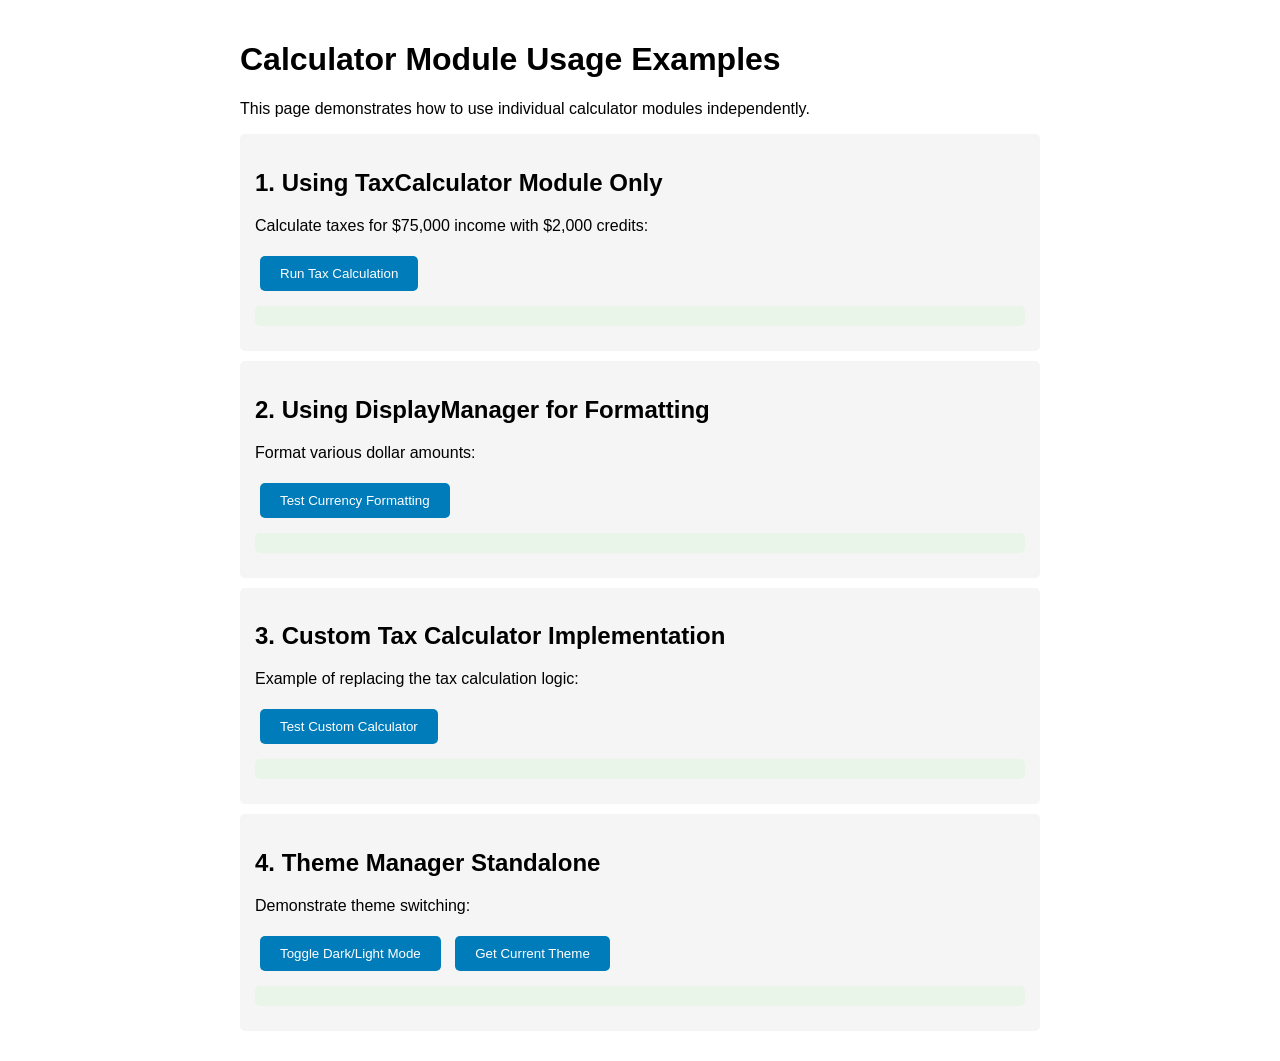
<file: example.html>
<!DOCTYPE html>
<html lang="en">
<head>
    <meta charset="UTF-8">
    <meta name="viewport" content="width=device-width, initial-scale=1.0">
    <title>Module Usage Example</title>
    <link rel="icon" type="image/svg+xml" href="favicon.svg">
    <style>
        body { 
            font-family: Arial, sans-serif; 
            max-width: 800px; 
            margin: 0 auto; 
            padding: 20px; 
        }
        .example { 
            background: #f5f5f5; 
            padding: 15px; 
            margin: 10px 0; 
            border-radius: 5px; 
        }
        button { 
            background: #007cba; 
            color: white; 
            border: none; 
            padding: 10px 20px; 
            border-radius: 5px; 
            cursor: pointer; 
            margin: 5px; 
        }
        button:hover { background: #005a87; }
        .result { 
            background: #e8f5e8; 
            padding: 10px; 
            margin: 10px 0; 
            border-radius: 5px; 
        }
    </style>
</head>
<body>
    <h1>Calculator Module Usage Examples</h1>
    <p>This page demonstrates how to use individual calculator modules independently.</p>

    <div class="example">
        <h2>1. Using TaxCalculator Module Only</h2>
        <p>Calculate taxes for $75,000 income with $2,000 credits:</p>
        <button onclick="testTaxCalculator()">Run Tax Calculation</button>
        <div id="tax-result" class="result"></div>
    </div>

    <div class="example">
        <h2>2. Using DisplayManager for Formatting</h2>
        <p>Format various dollar amounts:</p>
        <button onclick="testDisplayManager()">Test Currency Formatting</button>
        <div id="display-result" class="result"></div>
    </div>

    <div class="example">
        <h2>3. Custom Tax Calculator Implementation</h2>
        <p>Example of replacing the tax calculation logic:</p>
        <button onclick="testCustomCalculator()">Test Custom Calculator</button>
        <div id="custom-result" class="result"></div>
    </div>

    <div class="example">
        <h2>4. Theme Manager Standalone</h2>
        <p>Demonstrate theme switching:</p>
        <button onclick="toggleTheme()">Toggle Dark/Light Mode</button>
        <button onclick="getTheme()">Get Current Theme</button>
        <div id="theme-result" class="result"></div>
    </div>

    <script type="module">
        import { TaxCalculator } from './js/taxCalculator.js';
        import { DisplayManager } from './js/displayManager.js';
        import { ThemeManager } from './js/themeManager.js';

        // Make modules available globally for the demo buttons
        window.taxCalculator = new TaxCalculator();
        window.displayManager = new DisplayManager();
        window.themeManager = new ThemeManager();

        // Custom calculator example
        class SimpleTaxCalculator {
            calculateTaxes(params) {
                const { income, adjustments, deductions, credits } = params;
                const agi = Math.max(0, income - adjustments);
                const taxableIncome = Math.max(0, agi - deductions);
                
                // Simple flat 20% tax rate
                const preCreditTax = taxableIncome * 0.20;
                const totalTax = Math.max(0, preCreditTax - credits);
                const postTaxIncome = income - totalTax;
                
                return {
                    agi,
                    taxableIncome,
                    preCreditTax,
                    totalTax,
                    postTaxIncome,
                    taxableEffectiveRate: taxableIncome > 0 ? 20 : 0,
                    grossEffectiveRate: income > 0 ? (totalTax / income) * 100 : 0
                };
            }
        }
        
        window.customCalculator = new SimpleTaxCalculator();

        // Demo functions
        window.testTaxCalculator = function() {
            const result = window.taxCalculator.calculateTaxes({
                income: 75000,
                adjustments: 0,
                deductions: 31500, // Standard deduction for married (tax year 2025)
                credits: 2000,
                filingStatus: 2
            });
            
            document.getElementById('tax-result').innerHTML = `
                <strong>Tax Calculation Results:</strong><br>
                AGI: $${result.agi.toLocaleString()}<br>
                Taxable Income: $${result.taxableIncome.toLocaleString()}<br>
                Pre-Credit Tax: $${result.preCreditTax.toLocaleString()}<br>
                Total Tax: $${result.totalTax.toLocaleString()}<br>
                Take-Home: $${result.postTaxIncome.toLocaleString()}<br>
                Effective Rate: ${result.grossEffectiveRate.toFixed(2)}%
            `;
        };

        window.testDisplayManager = function() {
            const amounts = [1234.56, 75000, 123456789, 0, -500];
            const formatted = amounts.map(amount => 
                `${amount} → ${window.displayManager.formatCurrency(amount)}`
            ).join('<br>');
            
            document.getElementById('display-result').innerHTML = `
                <strong>Currency Formatting Examples:</strong><br>
                ${formatted}
            `;
        };

        window.testCustomCalculator = function() {
            const standardResult = window.taxCalculator.calculateTaxes({
                income: 100000,
                adjustments: 0,
                deductions: 31500,
                credits: 0,
                filingStatus: 2
            });

            const customResult = window.customCalculator.calculateTaxes({
                income: 100000,
                adjustments: 0,
                deductions: 31500,
                credits: 0,
                filingStatus: 2
            });
            
            document.getElementById('custom-result').innerHTML = `
                <strong>Comparison: Standard vs Custom Calculator</strong><br>
                <strong>Standard (Progressive Brackets):</strong><br>
                Total Tax: $${standardResult.totalTax.toLocaleString()}<br>
                Effective Rate: ${standardResult.grossEffectiveRate.toFixed(2)}%<br>
                <br>
                <strong>Custom (Flat 20%):</strong><br>
                Total Tax: $${customResult.totalTax.toLocaleString()}<br>
                Effective Rate: ${customResult.grossEffectiveRate.toFixed(2)}%
            `;
        };

        window.toggleTheme = function() {
            window.themeManager.toggleTheme();
            document.getElementById('theme-result').innerHTML = `
                Theme switched to: <strong>${window.themeManager.getCurrentTheme()}</strong>
            `;
        };

        window.getTheme = function() {
            document.getElementById('theme-result').innerHTML = `
                Current theme: <strong>${window.themeManager.getCurrentTheme()}</strong>
            `;
        };
    </script>
</body>
</html>
</file>
<file: styles.css>
/**
 * Mobile-First Responsive CSS for Tax Calculator
 * Replacing Tailwind CDN with local styles optimized for mobile devices
 */

/* Theme tokens: text and focus colours that differ per theme (light values here, dark values under .dark) */
:root {
    --focus-ring: #4f46e5; /* indigo-600 - 6.3:1 on white */
    --text-federal: #2563eb; /* blue-600 */
    --text-state: #15803d; /* green-700 */
    --text-county: #9333ea; /* purple-600 */
    --text-take-home: #047857; /* emerald-700 */
}

.dark {
    --focus-ring: #a5b4fc; /* indigo-300 - 7.3:1 on slate-800 */
    --text-federal: #60a5fa; /* blue-400 */
    --text-state: #4ade80; /* green-400 */
    --text-county: #c084fc; /* purple-400 */
    --text-take-home: #10b981; /* emerald-500 */
}

/* Reset and base styles */
* {
    box-sizing: border-box;
    margin: 0;
    padding: 0;
}

html {
    font-size: 100%; /* Follow the browser's default text size (16px unless the user changed it) */
}

body {
    font-family: 'Inter', -apple-system, BlinkMacSystemFont, 'Segoe UI', Roboto, sans-serif;
    line-height: 1.6;
    color: #1e293b; /* slate-800 */
    background-color: #f8fafc; /* slate-50 */
    -webkit-font-smoothing: antialiased;
    -moz-osx-font-smoothing: grayscale;
}

/* Container */
.container {
    width: 100%;
    max-width: 42rem; /* max-w-2xl (672px at the default text size) */
    margin: 0 auto;
    padding: 1rem; /* p-4 */
    container-type: inline-size; /* the tab strip and the header pick their layout from this width */
}

/* Header */
.header {
    text-align: center;
    margin-bottom: 2rem; /* mb-8 */
    position: relative;
}

.theme-toggle {
    position: absolute;
    top: 0;
    right: 0;
    padding: 0.5rem;
    border-radius: 0.5rem;
    background-color: #e2e8f0; /* slate-200 */
    border: none;
    cursor: pointer;
    transition: background-color 0.2s;
}

.theme-toggle:hover {
    background-color: #cbd5e1; /* slate-300 */
}

.theme-toggle svg {
    width: 1.25rem;
    height: 1.25rem;
}

.main-title {
    font-size: 1.875rem; /* text-3xl */
    font-weight: 700;
    color: #0f172a; /* slate-900 */
    margin-bottom: 0.5rem;
    padding: 0 2.75rem; /* keep the title clear of the theme toggle (2.25rem wide, top right) */
    overflow-wrap: anywhere; /* break a word rather than run under the toggle at huge text sizes */
}

.subtitle {
    color: #475569; /* slate-600 */
    font-size: 1rem;
}

.subtitle + .subtitle {
    margin-top: 0.5rem;
    font-size: 0.875rem;
}

/* Theme toggle icon follows the theme (moon in light mode, sun in dark mode), so it is right from first paint */
#theme-toggle-light-icon {
    display: none;
}

.dark #theme-toggle-light-icon {
    display: block;
}

.dark #theme-toggle-dark-icon {
    display: none;
}

/* Shown by a script at the end of index.html when the calculator did not start */
.app-error {
    margin-bottom: 1rem;
    padding: 0.75rem 1rem;
    border: 2px solid #b91c1c; /* red-700 */
    border-radius: 0.5rem;
    background-color: #fef2f2; /* red-50 */
    color: #7f1d1d; /* red-900 */
    font-size: 0.875rem;
}

.dark .app-error {
    border-color: #fca5a5; /* red-300 */
    background-color: #450a0a; /* red-950 */
    color: #fecaca; /* red-200 */
}

/* Too narrow for the title beside the toggle (very large zoom): give the toggle a row of its own */
@container (max-width: 12rem) {
    .header {
        padding-top: 2.75rem;
    }

    .main-title {
        padding: 0;
    }
}

/* Main content area */
.main-content {
    background-color: white;
    padding: 1.5rem; /* p-6 */
    border-radius: 1rem; /* rounded-2xl */
    box-shadow: 0 10px 15px -3px rgba(0, 0, 0, 0.1), 0 4px 6px -2px rgba(0, 0, 0, 0.05);
    transition: all 0.3s;
}

/* Controls section */
.controls-section {
    margin-bottom: 2rem;
}

.control-group {
    margin-bottom: 1.5rem;
}

.control-label {
    display: block;
    font-size: 0.875rem;
    font-weight: 500;
    color: #374151; /* slate-700 */
    margin-bottom: 0.5rem;
}

/* Filing status radio buttons */
.filing-status {
    display: flex;
    gap: 1rem;
    flex-wrap: wrap;
}

.filing-status label {
    flex: 1;
    min-width: 120px;
}

.filing-status input[type="radio"] {
    position: absolute;
    opacity: 0;
    pointer-events: none;
}

.filing-status-option {
    width: 100%;
    text-align: center;
    padding: 0.75rem;
    border-radius: 0.5rem;
    cursor: pointer;
    background-color: #f1f5f9; /* slate-100 */
    color: #475569; /* slate-600 */
    transition: all 0.2s;
    border: 2px solid transparent;
    font-weight: 500;
    min-height: 48px; /* Minimum touch target size */
    display: flex;
    align-items: center;
    justify-content: center;
}

.filing-status input[type="radio"]:checked + .filing-status-option {
    background-color: #4f46e5; /* indigo-600 */
    color: white;
    border-color: #4f46e5;
}

/* County dropdown */
.select-input {
    width: 100%;
    padding: 0.75rem 0.5rem;
    background-color: white;
    border: 1px solid #d1d5db; /* slate-300 */
    border-radius: 0.375rem;
    font-family: inherit;
    font-size: 0.875rem;
    color: #1e293b; /* slate-800 */
    box-shadow: 0 1px 2px 0 rgba(0, 0, 0, 0.05);
    transition: all 0.2s;
    min-height: 48px; /* Touch target size */
    text-overflow: ellipsis; /* long "County — rate" entries on narrow phones */
}

.select-input:focus {
    outline: none;
    border-color: var(--focus-ring);
    box-shadow: 0 0 0 1px var(--focus-ring);
}

.county-info {
    margin-top: 0.5rem;
    font-size: 0.8125rem;
    color: #475569; /* slate-600 */
}

.bracket-note {
    margin: -0.5rem 0 1rem; /* sits under the table heading */
    font-size: 0.8125rem;
    color: #475569; /* slate-600 */
}

.intro-text {
    color: #475569; /* slate-600 */
}

/* Tax sections */
.tax-section {
    border: 2px solid;
    border-radius: 0.5rem;
    padding: 1rem;
    margin-bottom: 1.5rem;
}

.federal-section {
    border-color: #3b82f6; /* blue-500 - darker blue for better visibility */
    border-width: 3px; /* increased thickness */
}

.state-section {
    border-color: #bbf7d0; /* green-200 */
}

.section-title {
    font-size: 1.125rem;
    font-weight: 600;
    margin-bottom: 1rem;
}

.federal-title {
    color: #1e40af; /* blue-800 */
}

.state-title {
    color: #166534; /* green-800 */
}

/* Input controls */
.input-group {
    margin-bottom: 1rem;
}

.input-row {
    display: flex;
    align-items: center;
    gap: 0.75rem;
    margin-top: 0.25rem;
    flex-wrap: wrap;
}

/* Sliders */
.slider {
    flex: 1;
    min-width: min(200px, 100%);
    height: 8px;
    border-radius: 4px;
    background-color: #e2e8f0; /* slate-200 */
    outline: none;
    cursor: pointer;
    -webkit-appearance: none;
    appearance: none;
}

.slider::-webkit-slider-thumb {
    -webkit-appearance: none;
    appearance: none;
    width: 24px;
    height: 24px;
    background: #4f46e5; /* indigo-600 */
    cursor: pointer;
    border-radius: 50%;
    margin-top: -8px;
    border: 2px solid white;
    box-shadow: 0 2px 4px rgba(0, 0, 0, 0.2);
}

.slider::-moz-range-thumb {
    width: 24px;
    height: 24px;
    background: #4f46e5;
    cursor: pointer;
    border-radius: 50%;
    border: 2px solid white;
    box-shadow: 0 2px 4px rgba(0, 0, 0, 0.2);
}

/* Number inputs */
.number-input {
    width: 140px;
    padding: 0.75rem 0.5rem;
    background-color: white;
    border: 1px solid #d1d5db; /* slate-300 */
    border-radius: 0.375rem;
    font-size: 0.875rem;
    box-shadow: 0 1px 2px 0 rgba(0, 0, 0, 0.05);
    transition: all 0.2s;
    min-height: 44px; /* Touch target size */
}

.number-input:focus {
    outline: none;
    border-color: var(--focus-ring);
    box-shadow: 0 0 0 1px var(--focus-ring);
}

/* Hide number input spinners */
.number-input::-webkit-outer-spin-button,
.number-input::-webkit-inner-spin-button {
    -webkit-appearance: none;
    margin: 0;
}

.number-input[type=number] {
    -moz-appearance: textfield;
    appearance: textfield;
}

/* Display boxes */
.display-box {
    background-color: #fef3c7; /* amber-100 */
    padding: 0.75rem;
    border-radius: 0.5rem;
    text-align: center;
    margin: 1rem 0;
}

.display-label {
    font-size: 0.875rem;
    color: #92400e; /* amber-800 */
    margin-bottom: 0.25rem;
}

.display-value {
    font-size: 1.25rem;
    font-weight: 600;
    color: #92400e; /* amber-800 */
}

/* Visualization section */
.visualization-section {
    margin-bottom: 2rem;
    border-top: 1px solid #e2e8f0;
    padding-top: 2rem;
}

/* Percentage display area */
.percentage-display {
    display: flex;
    justify-content: space-between;
    align-items: center;
    background-color: #f8fafc; /* slate-50 */
    border: 1px solid #e2e8f0; /* slate-200 */
    border-radius: 0.5rem;
    padding: 1rem;
    margin-bottom: 0.75rem;
    flex-wrap: wrap;
    gap: 0.5rem;
}

.percentage-item {
    display: flex;
    flex-direction: column;
    align-items: center;
    flex: 1;
    min-width: 6.25rem;
}

.percentage-label {
    font-size: 0.75rem;
    color: #475569; /* slate-600 */
    margin-bottom: 0.25rem;
    text-align: center;
    font-weight: 500;
}

.percentage-value {
    font-size: 1rem;
    font-weight: 700;
    text-align: center;
}

/* Color coding for percentage values */
.percentage-item:nth-child(1) .percentage-value {
    color: #047857; /* emerald-700 - Take-Home */
}

.percentage-item:nth-child(2) .percentage-value {
    color: #2563eb; /* blue-600 - Federal Tax */
}

.percentage-item:nth-child(3) .percentage-value {
    color: #a16207; /* yellow-700 - State Tax */
}

.percentage-item:nth-child(4) .percentage-value {
    color: #9333ea; /* purple-600 - County Tax */
}

.section-heading {
    font-size: 1.25rem;
    font-weight: 700;
    color: #0f172a; /* slate-900 */
    margin-bottom: 1rem;
}

.tax-bar-container {
    width: 100%;
    height: 56px; /* Slightly larger for better percentage visibility */
    background-color: #f1f5f9; /* slate-100 */
    border-radius: 0.5rem;
    display: flex;
    overflow: hidden;
    margin-bottom: 1rem;
    border: 2px solid #e2e8f0; /* Add border for better definition */
}

.tax-bar {
    display: flex;
    align-items: center;
    justify-content: center;
    color: white;
    font-size: 0.875rem; /* Slightly larger font */
    font-weight: 700; /* Bolder text */
    transition: all 0.3s ease-in-out;
    min-width: 0;
    text-shadow: 0 1px 2px rgba(0, 0, 0, 0.3); /* Add text shadow for better readability */
    position: relative;
}

.bar-take-home { background-color: #10b981; } /* emerald-500 */
.bar-federal { background-color: #3b82f6; } /* blue-500 */
.bar-state { background-color: #eab308; } /* yellow-500 */
.bar-county { background-color: #a855f7; } /* purple-500 */

/* Legend */
.legend {
    display: flex;
    flex-wrap: wrap;
    justify-content: center;
    gap: 1rem;
    margin-top: 1rem;
    font-size: 0.875rem;
}

.legend-item {
    display: flex;
    align-items: center;
    gap: 0.5rem;
}

.legend-color {
    width: 12px;
    height: 12px;
    border-radius: 50%;
}

/* Summary sections */
.summary-grid {
    display: grid;
    grid-template-columns: minmax(0, 1fr);
    gap: 1.5rem;
    margin-bottom: 2rem;
}

.summary-card {
    padding: 1rem;
    border-radius: 0.75rem;
    border: 1px solid;
}

.federal-summary {
    background-color: #eff6ff; /* blue-50 */
    border-color: #bfdbfe; /* blue-200 */
}

.state-summary {
    background-color: #f0fdf4; /* green-50 */
    border-color: #bbf7d0; /* green-200 */
}

.summary-title {
    font-size: 1.125rem;
    font-weight: 600;
    margin-bottom: 0.75rem;
}

.summary-row {
    display: flex;
    flex-wrap: wrap; /* a long value drops below its label instead of overflowing at large text sizes */
    justify-content: space-between;
    align-items: center;
    margin-bottom: 0.5rem;
    gap: 0.5rem;
}

.summary-label {
    font-size: 0.875rem;
    color: #475569; /* slate-600 */
    flex: 1;
}

.summary-value {
    font-weight: 600;
    flex-shrink: 0;
    margin-left: auto;
}

.summary-divider {
    border-top: 1px solid;
    padding-top: 0.5rem;
    margin-top: 0.5rem;
}

.federal-summary .summary-divider {
    border-color: #bfdbfe; /* blue-200 */
}

.state-summary .summary-divider {
    border-color: #bbf7d0; /* green-200 */
}

/* Total summary */
.total-summary {
    background-color: #f1f5f9; /* slate-100 */
    padding: 1.5rem;
    border-radius: 0.75rem;
    border: 2px solid #cbd5e1; /* slate-300 */
    container-type: inline-size; /* the grids below pick their column count from this width */
}

.total-grid {
    display: grid;
    grid-template-columns: minmax(0, 1fr);
    gap: 1rem;
    text-align: center;
    margin-bottom: 1rem;
}

.total-item {
    padding: 0.5rem;
}

.total-label {
    font-size: 0.875rem;
    color: #475569; /* slate-600 */
    margin-bottom: 0.25rem;
}

.total-value {
    font-size: 1.125rem;
    font-weight: 700;
}

.total-main {
    border-top: 1px solid #cbd5e1;
    padding-top: 1rem;
    display: grid;
    grid-template-columns: minmax(0, 1fr);
    gap: 1rem;
    text-align: center;
}

.total-main-item {
    padding: 0.5rem;
}

.total-main-value {
    font-size: 1.5rem;
    font-size: clamp(1.125rem, 12cqw, 1.5rem); /* shrinks only when the card is narrow for the text size (very large text) */
    font-weight: 700;
}

/* Calculation flow sections */
.calculation-section {
    margin-top: 3rem;
    border-top: 1px solid #e2e8f0;
    padding-top: 2rem;
}

.calculation-container {
    background-color: #f8fafc; /* slate-50 */
    padding: 1.5rem;
    border-radius: 0.75rem;
    border: 1px solid #e2e8f0;
    margin-bottom: 1.5rem;
}

/* Add blue border for federal calculation containers */
.calculation-container {
    border: 3px solid #3b82f6; /* blue-500 */
    background-color: #eff6ff; /* blue-50 */
}

.calculation-title {
    font-size: 1.125rem;
    font-weight: 600;
    color: #1e40af; /* blue-800 */
    margin-bottom: 1.5rem;
    text-align: center;
}

/* Mobile-optimized calculation flow */
.calc-step {
    margin-bottom: 1.5rem;
    padding: 1rem;
    background-color: white;
    border-radius: 0.5rem;
    border: 1px solid #e2e8f0;
    container-type: inline-size; /* the equation below picks its layout from this width */
}

/* One equation (box, operator, box, operator, box). On narrow cards it is stacked like written
   arithmetic: first box on top, then each operator beside the box it applies to. */
.calc-step-mobile {
    display: grid;
    grid-template-columns: 1.5rem minmax(0, 1fr);
    gap: 0.5rem;
    align-items: center;
    max-width: 20rem;
    margin: 0 auto;
}

.calc-step-mobile > :first-child {
    grid-column: 2;
}

.calc-box {
    background-color: #f1f5f9; /* slate-200 */
    padding: 0.5rem 0.25rem;
    border-radius: 0.5rem;
    text-align: center;
}

.calc-box-label {
    font-size: 0.75rem;
    color: #475569; /* slate-600 */
    margin-bottom: 0.25rem;
    overflow-wrap: anywhere;
}

.calc-box-value {
    font-weight: 600;
    color: #0f172a;
    font-size: 0.875rem;
}

.calc-operator {
    font-size: 1.5rem;
    font-weight: 700;
    color: #475569; /* slate-600 */
    display: flex;
    align-items: center;
    justify-content: center;
    align-self: stretch; /* as tall as its row, symbol centered: it sits at the top of the same row as the box it precedes */
    white-space: nowrap;
}

.calc-result {
    background-color: #fef3c7; /* amber-200 */
}

.calc-result .calc-box-label {
    color: #92400e; /* amber-800 */
}

.calc-result .calc-box-value {
    color: #92400e; /* amber-800 */
}

/* Unique colors for each calculation element type */
.calc-gross-income {
    background-color: #E6ECFE !important; /* Gross Income - Light */
    border: 2px solid #3B82F6; /* Blue border */
}

.calc-gross-income .calc-box-label {
    color: #1d4ed8; /* Blue-700 */
}

.calc-gross-income .calc-box-value {
    color: #1e40af; /* Blue-800 */
}

.calc-adjustments {
    background-color: #E6FAF3 !important; /* Adjustments - Light */
    border: 2px solid #3B82F6; /* Blue border */
}

.calc-adjustments .calc-box-label {
    color: #1d4ed8; /* Blue-700 */
}

.calc-adjustments .calc-box-value {
    color: #1e40af; /* Blue-800 */
}

.calc-deductions {
    background-color: #E4F7FB !important; /* Deductions - Light */
    border: 2px solid #3B82F6; /* Blue border */
}

.calc-deductions .calc-box-label {
    color: #1d4ed8; /* Blue-700 */
}

.calc-deductions .calc-box-value {
    color: #1e40af; /* Blue-800 */
}

.calc-tax-rate {
    background-color: #E8EEF4 !important; /* Effective Tax Rate - Light */
    border: 2px solid #3B82F6; /* Blue border */
}

.calc-tax-rate .calc-box-label {
    color: #1d4ed8; /* Blue-700 */
}

.calc-tax-rate .calc-box-value {
    color: #1e40af; /* Blue-800 */
}

.calc-pre-credit-tax {
    background-color: #FFE3E0 !important; /* Tax Before Credits - Light */
    border: 2px solid #3B82F6; /* Blue border */
}

.calc-pre-credit-tax .calc-box-label {
    color: #1d4ed8; /* Blue-700 */
}

.calc-pre-credit-tax .calc-box-value {
    color: #1e40af; /* Blue-800 */
}

.calc-credits {
    background-color: #E9FDEB !important; /* Credits - Light */
    border: 2px solid #3B82F6; /* Blue border */
}

.calc-credits .calc-box-label {
    color: #1d4ed8; /* Blue-700 */
}

.calc-credits .calc-box-value {
    color: #1e40af; /* Blue-800 */
}

.calc-total-tax {
    background-color: #FFD6D1 !important; /* Total Federal Tax - Light */
    border: 2px solid #3B82F6; /* Blue border */
}

.calc-total-tax .calc-box-label {
    color: #1d4ed8; /* Blue-700 */
}

.calc-total-tax .calc-box-value {
    color: #1e40af; /* Blue-800 */
}

.calc-take-home {
    background-color: #EEF8E6 !important; /* Final Take-Home Pay - Light */
    border: 2px solid #3B82F6; /* Blue border */
}

.calc-take-home .calc-box-label {
    color: #1d4ed8; /* Blue-700 */
}

.calc-take-home .calc-box-value {
    color: #1e40af; /* Blue-800 */
}

.calc-effective-rate {
    background-color: #E8EEF4 !important; /* Effective Rate - Light */
    border: 2px solid #3B82F6; /* Blue border */
}

.calc-effective-rate .calc-box-label {
    color: #1d4ed8; /* Blue-700 */
}

.calc-effective-rate .calc-box-value {
    color: #1e40af; /* Blue-800 */
}

/* State-specific classes */
.calc-state-tax-rate {
    background-color: #FFF9D6 !important; /* Maryland State Tax Rate - Light */
    border: 2px solid #FACC15; /* Yellow border */
}

.calc-state-tax-rate .calc-box-label {
    color: #854d0e; /* Yellow-800 */
}

.calc-state-tax-rate .calc-box-value {
    color: #713f12; /* Yellow-900 */
}

.calc-state-tax-before-credits {
    background-color: #FFF1C9 !important; /* Maryland State Tax Before Credits - Light */
    border: 2px solid #FACC15; /* Yellow border */
}

.calc-state-tax-before-credits .calc-box-label {
    color: #854d0e; /* Yellow-800 */
}

.calc-state-tax-before-credits .calc-box-value {
    color: #713f12; /* Yellow-900 */
}

.calc-total-state-tax {
    background-color: #FFE4B8 !important; /* Total Maryland State Tax - Light */
    border: 2px solid #FACC15; /* Yellow border */
}

.calc-total-state-tax .calc-box-label {
    color: #854d0e; /* Yellow-800 */
}

.calc-total-state-tax .calc-box-value {
    color: #713f12; /* Yellow-900 */
}

.calc-county-tax {
    background-color: #F3D6FF !important; /* Anne Arundel County Tax - Light */
    border: 2px solid #A855F7; /* Purple border */
}

.calc-county-tax .calc-box-label {
    color: #7e22ce; /* Purple-700 */
}

.calc-county-tax .calc-box-value {
    color: #6b21a8; /* Purple-800 */
}

.calc-county-tax-rate {
    background-color: #E7E0FF !important; /* Anne Arundel County Tax Rate - Light */
    border: 2px solid #A855F7; /* Purple border */
}

.calc-county-tax-rate .calc-box-label {
    color: #7e22ce; /* Purple-700 */
}

.calc-county-tax-rate .calc-box-value {
    color: #6b21a8; /* Purple-800 */
}

.calc-combined-state-tax {
    background-color: #FFD6F1 !important; /* Combined Maryland Tax - Light */
    border: 2px solid #A855F7; /* Purple border */
}

.calc-combined-state-tax .calc-box-label {
    color: #7e22ce; /* Purple-700 */
}

.calc-combined-state-tax .calc-box-value {
    color: #6b21a8; /* Purple-800 */
}

/* Concept classes for AGI and Taxable Income */
.concept-agi {
    background-color: #EDE7FF !important; /* AGI - Light */
    border: 2px solid #3B82F6; /* Blue border */
}

.concept-agi .calc-box-label {
    color: #1d4ed8; /* Blue-700 */
}

.concept-agi .calc-box-value {
    color: #1e40af; /* Blue-800 */
}

.concept-taxable-income {
    background-color: #E6F2FF !important; /* Taxable Income - Light */
    border: 2px solid #3B82F6; /* Blue border */
}

.concept-taxable-income .calc-box-label {
    color: #1d4ed8; /* Blue-700 */
}

.concept-taxable-income .calc-box-value {
    color: #1e40af; /* Blue-800 */
}

/* Dark mode support */
.dark {
    color-scheme: dark;
}

.dark body {
    background-color: #0f172a; /* slate-900 */
    color: #f1f5f9; /* slate-100 - brighter text */
}

/* Main content areas */
.dark .main-content {
    background-color: #1e293b; /* slate-800 */
    border-color: #374151; /* slate-700 */
}

/* Header elements */
.dark .main-title {
    color: #f1f5f9; /* slate-100 */
}

.dark .subtitle {
    color: #94a3b8; /* slate-400 */
}

.dark .section-heading {
    color: #f1f5f9; /* slate-100 */
}

/* Theme toggle button */
.dark .theme-toggle {
    background-color: #374151; /* slate-700 */
    color: #e2e8f0; /* slate-200 */
}

.dark .theme-toggle:hover {
    background-color: #4b5563; /* slate-600 */
}

/* Form controls and inputs */
.dark .control-label {
    color: #f1f5f9; /* slate-100 - brighter text */
}

.dark .filing-status-option {
    background-color: #374151; /* slate-700 */
    color: #f1f5f9; /* slate-100 - brighter text */
    border-color: #4b5563; /* slate-600 */
}

.dark .filing-status input[type="radio"]:checked + .filing-status-option {
    background-color: #4f46e5; /* indigo-600 */
    color: white;
    border-color: #4f46e5;
}

.dark .select-input {
    background-color: #374151; /* slate-700 */
    border-color: #4b5563; /* slate-600 */
    color: #f1f5f9; /* slate-100 - brighter text */
}

.dark .select-input:focus {
    border-color: var(--focus-ring);
    box-shadow: 0 0 0 1px var(--focus-ring);
}

.dark .county-info,
.dark .bracket-note,
.dark .intro-text,
.dark .scroll-hint {
    color: #94a3b8; /* slate-400 */
}

.dark .number-input {
    background-color: #374151; /* slate-700 */
    border-color: #4b5563; /* slate-600 */
    color: #f1f5f9; /* slate-100 - brighter text */
}

.dark .number-input:focus {
    border-color: var(--focus-ring);
    box-shadow: 0 0 0 1px var(--focus-ring);
}

.dark .slider {
    background-color: #4b5563; /* slate-600 */
}

.dark .slider::-webkit-slider-thumb {
    background: #6366f1; /* indigo-500 */
}

.dark .slider::-moz-range-thumb {
    background: #6366f1; /* indigo-500 */
}

/* Tax sections */
.dark .tax-section {
    background-color: #1e293b; /* slate-800 */
    border-color: #374151; /* slate-700 */
}

.dark .federal-section {
    border-color: #3b82f6; /* blue-500 */
    background-color: #1e293b; /* slate-800 */
}

.dark .state-section {
    border-color: #22c55e; /* green-500 */
    background-color: #1e293b; /* slate-800 */
}

.dark .section-title {
    color: #f1f5f9; /* slate-100 */
}

.dark .federal-title {
    color: #60a5fa; /* blue-400 */
}

.dark .state-title {
    color: #4ade80; /* green-400 */
}

/* Display boxes */
.dark .display-box {
    background-color: #451a03; /* amber-900 */
    border-color: #92400e; /* amber-800 */
}

.dark .display-label {
    color: #fbbf24; /* amber-400 */
}

.dark .display-value {
    color: #fde047; /* yellow-300 */
}

/* Summary cards */
.dark .summary-card {
    background-color: #1e293b; /* slate-800 */
    border-color: #374151; /* slate-700 */
}

.dark .federal-summary {
    background-color: #1e293b; /* slate-800 */
    border-color: #3b82f6; /* blue-500 */
}

.dark .state-summary {
    background-color: #1e293b; /* slate-800 */
    border-color: #22c55e; /* green-500 */
}

.dark .federal-summary .summary-divider {
    border-color: #3b82f6; /* blue-500 */
}

.dark .state-summary .summary-divider {
    border-color: #22c55e; /* green-500 */
}

.dark .summary-label {
    color: #cbd5e1; /* slate-300 - slightly brighter than before */
}

.dark .summary-value {
    color: #f1f5f9; /* slate-100 - brighter text */
}

/* Total summary */
.dark .total-summary {
    background-color: #0f172a; /* slate-900 - darker background */
    border-color: #374151; /* slate-700 */
}

.dark .total-label {
    color: #cbd5e1; /* slate-300 - brighter */
}

.dark .total-value {
    color: #f1f5f9; /* slate-100 - brighter text */
}

.dark .total-main-value {
    color: #f1f5f9; /* slate-100 */
}

/* Visualization section */
.dark .tax-bar-container {
    background-color: #374151; /* slate-700 */
    border-color: #4b5563; /* slate-600 */
}

/* Dark mode for percentage display */
.dark .percentage-display {
    background-color: #1e293b; /* slate-800 */
    border-color: #475569; /* slate-600 */
}

.dark .percentage-label {
    color: #cbd5e1; /* slate-300 */
}

/* Dark mode color coding for percentage values */
.dark .percentage-item:nth-child(1) .percentage-value {
    color: #10b981; /* emerald-500 - Take-Home */
}

.dark .percentage-item:nth-child(2) .percentage-value {
    color: #60a5fa; /* blue-400 - Federal Tax */
}

.dark .percentage-item:nth-child(3) .percentage-value {
    color: #eab308; /* yellow-500 - State Tax */
}

.dark .percentage-item:nth-child(4) .percentage-value {
    color: #c084fc; /* purple-400 - County Tax */
}

.dark .legend {
    color: #f1f5f9; /* slate-100 - brighter text */
}

/* Calculation flow sections */
.dark .calc-box {
    background-color: #374151; /* slate-700 */
    color: #e2e8f0; /* slate-200 */
    border-color: #4b5563; /* slate-600 */
}

.dark .calc-box-label {
    color: #cbd5e1; /* slate-300 - brighter */
}

.dark .calc-box-value {
    color: #f1f5f9; /* slate-100 - brighter text */
}

.dark .calc-operator {
    color: #cbd5e1; /* slate-300 - brighter */
}

.dark .calc-result {
    background-color: #451a03; /* amber-900 */
    border-color: #92400e; /* amber-800 */
}

.dark .calc-result .calc-box-label {
    color: #fbbf24; /* amber-400 */
}

.dark .calc-result .calc-box-value {
    color: #fde047; /* yellow-300 */
}

/* Dark mode overrides for new colored calculation boxes */
.dark .calc-gross-income {
    background-color: #1B2344 !important; /* Gross Income - Dark */
    border-color: #60A5FA !important; /* Blue border for dark mode */
}

.dark .calc-gross-income .calc-box-label {
    color: #60A5FA !important; /* Blue for dark mode */
}

.dark .calc-gross-income .calc-box-value {
    color: #93C5FD !important; /* Blue-300 for dark mode */
}

.dark .calc-adjustments {
    background-color: #0F3831 !important; /* Adjustments - Dark */
    border-color: #60A5FA !important; /* Blue border for dark mode */
}

.dark .calc-adjustments .calc-box-label {
    color: #60A5FA !important; /* Blue for dark mode */
}

.dark .calc-adjustments .calc-box-value {
    color: #93C5FD !important; /* Blue-300 for dark mode */
}

.dark .calc-deductions {
    background-color: #0E3440 !important; /* Deductions - Dark */
    border-color: #60A5FA !important; /* Blue border for dark mode */
}

.dark .calc-deductions .calc-box-label {
    color: #60A5FA !important; /* Blue for dark mode */
}

.dark .calc-deductions .calc-box-value {
    color: #93C5FD !important; /* Blue-300 for dark mode */
}

.dark .calc-tax-rate {
    background-color: #1C2730 !important; /* Effective Tax Rate - Dark */
    border-color: #60A5FA !important; /* Blue border for dark mode */
}

.dark .calc-tax-rate .calc-box-label {
    color: #60A5FA !important; /* Blue for dark mode */
}

.dark .calc-tax-rate .calc-box-value {
    color: #93C5FD !important; /* Blue-300 for dark mode */
}

.dark .calc-pre-credit-tax {
    background-color: #3A1E1B !important; /* Tax Before Credits - Dark */
    border-color: #60A5FA !important; /* Blue border for dark mode */
}

.dark .calc-pre-credit-tax .calc-box-label {
    color: #60A5FA !important; /* Blue for dark mode */
}

.dark .calc-pre-credit-tax .calc-box-value {
    color: #93C5FD !important; /* Blue-300 for dark mode */
}

.dark .calc-credits {
    background-color: #12331A !important; /* Credits - Dark */
    border-color: #60A5FA !important; /* Blue border for dark mode */
}

.dark .calc-credits .calc-box-label {
    color: #60A5FA !important; /* Blue for dark mode */
}

.dark .calc-credits .calc-box-value {
    color: #93C5FD !important; /* Blue-300 for dark mode */
}

.dark .calc-total-tax {
    background-color: #321816 !important; /* Total Federal Tax - Dark */
    border-color: #60A5FA !important; /* Blue border for dark mode */
}

.dark .calc-total-tax .calc-box-label {
    color: #60A5FA !important; /* Blue for dark mode */
}

.dark .calc-total-tax .calc-box-value {
    color: #93C5FD !important; /* Blue-300 for dark mode */
}

.dark .calc-take-home {
    background-color: #1B2F14 !important; /* Final Take-Home Pay - Dark */
    border-color: #60A5FA !important; /* Blue border for dark mode */
}

.dark .calc-take-home .calc-box-label {
    color: #60A5FA !important; /* Blue for dark mode */
}

.dark .calc-take-home .calc-box-value {
    color: #93C5FD !important; /* Blue-300 for dark mode */
}

.dark .calc-effective-rate {
    background-color: #1C2730 !important; /* Effective Rate - Dark */
    border-color: #60A5FA !important; /* Blue border for dark mode */
}

.dark .calc-effective-rate .calc-box-label {
    color: #60A5FA !important; /* Blue for dark mode */
}

.dark .calc-effective-rate .calc-box-value {
    color: #93C5FD !important; /* Blue-300 for dark mode */
}

/* Dark mode styles for State-specific classes */
.dark .calc-state-tax-rate {
    background-color: #3A3517 !important; /* Maryland State Tax Rate - Dark */
    border-color: #FDE047 !important; /* Yellow border for dark mode */
}

.dark .calc-state-tax-rate .calc-box-label {
    color: #FDE047 !important; /* Yellow for dark mode */
}

.dark .calc-state-tax-rate .calc-box-value {
    color: #FEF08A !important; /* Yellow-200 for dark mode */
}

.dark .calc-state-tax-before-credits {
    background-color: #3F3313 !important; /* Maryland State Tax Before Credits - Dark */
    border-color: #FDE047 !important; /* Yellow border for dark mode */
}

.dark .calc-state-tax-before-credits .calc-box-label {
    color: #FDE047 !important; /* Yellow for dark mode */
}

.dark .calc-state-tax-before-credits .calc-box-value {
    color: #FEF08A !important; /* Yellow-200 for dark mode */
}

.dark .calc-total-state-tax {
    background-color: #3E2A10 !important; /* Total Maryland State Tax - Dark */
    border-color: #FDE047 !important; /* Yellow border for dark mode */
}

.dark .calc-total-state-tax .calc-box-label {
    color: #FDE047 !important; /* Yellow for dark mode */
}

.dark .calc-total-state-tax .calc-box-value {
    color: #FEF08A !important; /* Yellow-200 for dark mode */
}

.dark .calc-county-tax {
    background-color: #3F2163 !important; /* Anne Arundel County Tax - Dark */
    border-color: #C084FC !important; /* Purple border for dark mode */
}

.dark .calc-county-tax .calc-box-label {
    color: #C084FC !important; /* Purple for dark mode */
}

.dark .calc-county-tax .calc-box-value {
    color: #DDD6FE !important; /* Purple-200 for dark mode */
}

.dark .calc-county-tax-rate {
    background-color: #2E2457 !important; /* Anne Arundel County Tax Rate - Dark */
    border-color: #C084FC !important; /* Purple border for dark mode */
}

.dark .calc-county-tax-rate .calc-box-label {
    color: #C084FC !important; /* Purple for dark mode */
}

.dark .calc-county-tax-rate .calc-box-value {
    color: #DDD6FE !important; /* Purple-200 for dark mode */
}

.dark .calc-combined-state-tax {
    background-color: #4A1845 !important; /* Combined Maryland Tax - Dark */
    border-color: #C084FC !important; /* Purple border for dark mode */
}

.dark .calc-combined-state-tax .calc-box-label {
    color: #C084FC !important; /* Purple for dark mode */
}

.dark .calc-combined-state-tax .calc-box-value {
    color: #DDD6FE !important; /* Purple-200 for dark mode */
}

/* Dark mode overrides for calculation boxes with inline styles */
.dark .calc-box[style*="background-color: #dbeafe"] {
    background-color: #1e40af !important; /* darker blue for dark mode */
}

.dark .calc-box[style*="background-color: #dcfce7"] {
    background-color: #166534 !important; /* darker green for dark mode */
}

.dark .calc-box[style*="background-color: #d1fae5"] {
    background-color: #065f46 !important; /* dark green for dark mode */
}

/* Dark mode text color overrides for elements with inline color styles */
.dark .calc-box-label[style*="color: #1e40af"],
.dark .calc-box-value[style*="color: #1e3a8a"] {
    color: #bfdbfe !important; /* light blue for dark mode */
}

.dark .calc-box-label[style*="color: #166534"],
.dark .calc-box-value[style*="color: #14532d"] {
    color: #bbf7d0 !important; /* light green for dark mode */
}

.dark .calc-box-label[style*="color: #065f46"],
.dark .calc-box-value[style*="color: #064e3b"] {
    color: #d1fae5 !important; /* very light green for dark mode */
}

/* Dark mode for calculation containers */
.dark .calculation-section {
    border-top-color: #475569; /* slate-600 */
}

.dark .calculation-container {
    background-color: #1e293b !important; /* slate-800 for dark mode */
    border-color: #1e40af !important; /* darker blue border for dark mode */
}

.dark .calc-step {
    background-color: #374151 !important; /* slate-700 for dark mode */
    border-color: #4b5563 !important; /* slate-600 border for dark mode */
}

.dark .calculation-title {
    color: #60a5fa; /* blue-400 */
}

/* Colours that used to be inline style attributes (dark mode could only override those with attribute selectors).
   They come after the .dark rules above so they win in both themes; the tokens switch under .dark. */
.total-value.total-federal {
    color: var(--text-federal);
}

.total-value.total-state {
    color: var(--text-state);
}

.total-value.total-county {
    color: var(--text-county);
}

.total-main-value.total-take-home {
    color: var(--text-take-home);
}

.summary-value.county-value {
    color: var(--text-county);
}

/* Color-coded concept boxes for visual consistency */
.concept-agi {
    border: 2px solid #f59e0b; /* amber-500 - consistent AGI color */
    background-color: #fef3c7; /* amber-100 */
}

.concept-taxable-income {
    border: 2px solid #3b82f6; /* blue-500 - consistent taxable income color */
    background-color: #dbeafe; /* blue-100 */
}

.concept-tax-amount {
    border: 2px solid #ef4444; /* red-500 - consistent tax amount color */
    background-color: #fee2e2; /* red-100 */
}

.concept-credits {
    border: 2px solid #10b981; /* emerald-500 - consistent credits color */
    background-color: #d1fae5; /* emerald-100 */
}

.concept-take-home {
    border: 2px solid #059669; /* emerald-600 - consistent take-home color */
    background-color: #dcfce7; /* green-100 */
}

/* Dark mode versions of concept boxes */
.dark .concept-agi {
    background-color: #2A1F55 !important; /* AGI - Dark */
    border-color: #60A5FA !important; /* Blue border for dark mode */
}

.dark .concept-taxable-income {
    background-color: #14253A !important; /* Taxable Income - Dark */
    border-color: #60A5FA !important; /* Blue border for dark mode */
}

.dark .concept-tax-amount {
    border-color: #ef4444; /* red-500 */
    background-color: #7f1d1d; /* red-900 */
}

.dark .concept-credits {
    border-color: #10b981; /* emerald-500 */
    background-color: #064e3b; /* emerald-900 */
}

.dark .concept-take-home {
    border-color: #059669; /* emerald-600 */
    background-color: #065f46; /* green-900 */
}

/* Ensure text remains readable in concept boxes */
.dark .concept-agi .calc-box-label,
.dark .concept-agi .calc-box-value,
.dark .concept-agi .display-label,
.dark .concept-agi .display-value {
    color: #60A5FA !important; /* Blue for dark mode */
}

.dark .concept-taxable-income .calc-box-label,
.dark .concept-taxable-income .calc-box-value {
    color: #60A5FA !important; /* Blue for dark mode */
}

.dark .concept-tax-amount .calc-box-label,
.dark .concept-tax-amount .calc-box-value {
    color: #f87171 !important; /* red-400 */
}

.dark .concept-credits .calc-box-label,
.dark .concept-credits .calc-box-value {
    color: #34d399 !important; /* emerald-400 */
}

.dark .concept-take-home .calc-box-label,
.dark .concept-take-home .calc-box-value {
    color: #10b981 !important; /* emerald-500 */
}

/* Responsive breakpoints */

/* Small mobile devices (320px and up) */
@media (min-width: 320px) {
    .container {
        padding: 0.75rem;
    }
    
    .input-row {
        flex-direction: column;
        align-items: stretch;
    }
    
    .slider {
        min-width: 100%;
        margin-bottom: 0.5rem;
    }
    
    .number-input {
        width: 100%;
    }
    
    /* Mobile percentage display */
    .percentage-display {
        flex-direction: column;
        gap: 0.75rem;
    }
    
    .percentage-item {
        flex-direction: row;
        justify-content: space-between;
        align-items: center;
        width: 100%;
        min-width: auto;
    }
    
    .percentage-label {
        margin-bottom: 0;
        text-align: left;
    }
    
    .percentage-value {
        text-align: right;
    }
}

/* Medium mobile devices (375px and up) */
@media (min-width: 375px) {
    .container {
        padding: 1rem;
    }
    
    .input-row {
        flex-direction: row;
        align-items: center;
    }
    
    .slider {
        min-width: 200px;
    }
    
    .number-input {
        width: 140px;
    }
    
    /* Reset percentage display to flex layout */
    .percentage-display {
        flex-direction: row;
        flex-wrap: wrap;
        gap: 0.5rem;
    }
    
    .percentage-item {
        flex-direction: column;
        flex: 1;
        min-width: 5rem;
    }
    
    .percentage-label {
        text-align: center;
        margin-bottom: 0.25rem;
    }
    
    .percentage-value {
        text-align: center;
    }
}

/* Total Tax Summary: the number of columns follows the width of the card */
@container (min-width: 15rem) {
    .total-grid {
        grid-template-columns: repeat(2, minmax(0, 1fr));
    }
}

@container (min-width: 22rem) {
    .total-main {
        grid-template-columns: repeat(2, minmax(0, 1fr));
    }
}

@container (min-width: 30rem) {
    .total-grid {
        grid-template-columns: repeat(4, minmax(0, 1fr));
    }
}

/* Tablets (768px and up) */
@media (min-width: 768px) {
    .container {
        padding: 2rem;
    }
    
    .main-content {
        padding: 2rem;
    }
    
    .main-title {
        font-size: 2.25rem; /* text-4xl */
    }
    
    .summary-grid {
        grid-template-columns: repeat(2, 1fr);
    }
    
    .tax-bar-container {
        height: 48px;
    }
}
    
/* Equations: boxes and operators side by side once the card is wide enough for three boxes */
@container (min-width: 28rem) {
    .calc-step-mobile {
        display: flex;
        justify-content: center;
        gap: 0.25rem;
        padding: 1rem;
        max-width: none;
        min-height: 80px;
    }
    
    .calc-box {
        flex: 1 1 auto;
        min-width: 7.5rem;
        max-width: 9.375rem;
        padding: 1rem;
    }
    
    .calc-operator {
        flex: 0 0 auto;
        margin: 0 0.5rem;
    }
}

/* Focus states for accessibility */
.slider:focus,
.number-input:focus,
.select-input:focus,
.filing-status input[type="radio"]:focus + .filing-status-option,
.theme-toggle:focus {
    outline: 2px solid var(--focus-ring);
    outline-offset: 2px;
}

/* Ensure text is readable. em in a media query is the browser's default text size, so this
   covers phones narrower than 375px and, with a larger text size, wider screens too. */
@media (max-width: 23.4em) {
    .main-title {
        font-size: 1.5rem;
    }
    
    .subtitle {
        font-size: 0.875rem;
    }

    .main-content,
    .total-summary {
        padding: 1rem;
    }

    .calculation-container {
        padding: 0.75rem;
    }

    .calc-step {
        padding: 0.5rem;
    }

    .select-input {
        padding: 0.75rem 0.25rem;
        font-size: 0.75rem; /* long "County - rate" entries still fit */
    }
}

/* High contrast mode support */
@media (prefers-contrast: high) {
    .calc-box {
        border: 2px solid #000;
    }
    
    .dark .calc-box {
        border: 2px solid #fff;
    }
}

/* Reduced motion support */
@media (prefers-reduced-motion: reduce) {
    * {
        animation-duration: 0.01ms !important;
        animation-iteration-count: 1 !important;
        transition-duration: 0.01ms !important;
    }
}

/* Tab Navigation Styles */
.tab-navigation {
    display: grid;
    grid-template-columns: repeat(2, minmax(0, 1fr)); /* 2x2 on narrow screens so every tab stays fully visible */
    border-bottom: 2px solid #e2e8f0; /* slate-200 */
    margin-bottom: 2rem;
    background: transparent;
}

/* One row once there is room for four tabs */
@container (min-width: 30rem) {
    .tab-navigation {
        display: flex;
    }
}

.tab-button {
    flex: 1;
    min-width: 0;
    min-height: 44px; /* Touch target size */
    overflow-wrap: anywhere;
    padding: 1rem 1.5rem;
    border: none;
    background: transparent;
    color: #475569; /* slate-600 */
    font-size: 1rem;
    font-weight: 500;
    cursor: pointer;
    border-bottom: 3px solid transparent;
    transition: all 0.2s ease;
    position: relative;
}

.tab-button:hover {
    color: #1e293b; /* slate-800 - still a visible step up from the slate-600 resting colour */
    background: #f8fafc; /* slate-50 */
}

.tab-button.active {
    color: #2563eb; /* blue-600 */
    border-bottom-color: #2563eb; /* blue-600 */
    background: #f8fafc; /* slate-50 */
    font-weight: 600;
}

.tab-button:focus-visible {
    outline: 2px solid #2563eb; /* blue-600 */
    outline-offset: -2px;
}

/* Tab Content Styles */
.tab-content {
    display: none;
}

.tab-content.active {
    display: block;
}

/* Dark mode tab styles */
.dark .tab-navigation {
    border-bottom-color: #475569; /* slate-600 */
}

.dark .tab-button {
    color: #94a3b8; /* slate-400 */
}

.dark .tab-button:hover {
    color: #e2e8f0; /* slate-200 */
    background: #334155; /* slate-700 */
}

.dark .tab-button.active {
    color: #93c5fd; /* blue-300 */
    border-bottom-color: #60a5fa; /* blue-400 */
    background: #334155; /* slate-700 */
}

.dark .tab-button:focus-visible {
    outline-color: #60a5fa; /* blue-400 */
}

/* Mobile responsive adjustments for tabs */
@media (max-width: 640px) {
    .tab-button {
        padding: 0.875rem 1rem;
        font-size: 0.875rem;
    }
}

/* Tax Bracket Breakdown Table Styles */
.bracket-table-container {
    margin-bottom: 3rem;
    background: white;
    border-radius: 0.75rem;
    box-shadow: 0 1px 3px 0 rgba(0, 0, 0, 0.1);
    overflow: hidden;
}

.bracket-table-container h3 {
    font-weight: 600;
    font-size: 1.25rem;
    margin: 0;
    padding: 1.5rem 1.5rem 0.5rem;
    color: inherit;
}

.table-wrapper {
    overflow-x: auto;
    border: none;
    background: transparent;
}

/* Where the bracket tables scroll sideways, say so: the Tax Amount column is the last one */
.scroll-hint {
    display: none;
    margin: 0 0 0.5rem;
    padding: 0 1rem;
    font-size: 0.8125rem;
    color: #475569; /* slate-600 */
}

@media (max-width: 37.5rem) {
    .scroll-hint {
        display: block;
    }
}

.bracket-table {
    width: 100%;
    border-collapse: collapse;
    font-size: 0.75rem;
    line-height: 1.5;
    margin: 0;
}

.bracket-table th,
.bracket-table td {
    padding: 0.5rem;
    text-align: right;
    border-bottom: 1px solid #e5e7eb; /* gray-200 */
    vertical-align: middle;
}

.bracket-table th {
    background-color: #f9fafb; /* gray-50 */
    font-weight: 600;
    color: #374151; /* gray-700 */
    font-size: 0.75rem;
    text-transform: uppercase;
    letter-spacing: 0.05em;
    position: sticky;
    top: 0;
    z-index: 10;
}

.bracket-table th:first-child,
.bracket-table td:first-child {
    text-align: left;
    padding-left: 1.5rem;
}

.bracket-table th:last-child,
.bracket-table td:last-child {
    padding-right: 1rem;
}

.bracket-table tbody tr {
    transition: background-color 0.15s ease-in-out;
}

.bracket-table tbody tr:hover {
    background-color: #f9fafb; /* gray-50 */
}

.bracket-table .total-row {
    background-color: #f3f4f6 !important; /* gray-100 */
    border-top: 2px solid #d1d5db; /* gray-300 */
    font-weight: 600;
    position: sticky;
    bottom: 0;
}

.bracket-table .total-row td {
    color: #111827; /* gray-900 */
    padding-top: 1rem;
    padding-bottom: 1rem;
}

/* Active bracket highlighting */
.bracket-table tbody tr.active-bracket {
    background-color: #fef3c7 !important; /* amber-100 */
    font-weight: 500;
}

.bracket-table tbody tr.active-bracket:hover {
    background-color: #fde68a !important; /* amber-200 */
}

/* Dark mode styles for bracket tables */
.dark .bracket-table-container {
    background: #1e293b; /* slate-800 */
    box-shadow: 0 1px 3px 0 rgba(0, 0, 0, 0.3);
}

.dark .bracket-table th {
    background-color: #334155; /* slate-700 */
    color: #e2e8f0; /* slate-200 */
    border-bottom-color: #475569; /* slate-600 */
}

.dark .bracket-table td {
    color: #cbd5e1; /* slate-300 */
    border-bottom-color: #475569; /* slate-600 */
}

.dark .bracket-table tbody tr:hover {
    background-color: #334155; /* slate-700 */
}

.dark .bracket-table .total-row {
    background-color: #475569 !important; /* slate-600 */
    border-top-color: #64748b; /* slate-500 */
}

.dark .bracket-table .total-row td {
    color: #f1f5f9; /* slate-100 */
}

.dark .bracket-table tbody tr.active-bracket {
    background-color: #451a03 !important; /* amber-900 */
}

.dark .bracket-table tbody tr.active-bracket:hover {
    background-color: #78350f !important; /* amber-800 */
}

/* Mobile responsive adjustments for bracket tables */
@media (max-width: 768px) {
    .bracket-table-container {
        margin-bottom: 2rem;
        border-radius: 0.5rem;
    }
    
    .bracket-table-container h3 {
        font-size: 1.125rem;
        padding: 1rem 1rem 0.5rem;
    }
    
    .bracket-table th:first-child,
    .bracket-table td:first-child {
        padding-left: 1rem;
    }
}
    
/* Color coding for different tax types (the tokens switch under .dark) */
.bracket-table-container:has(#federal-bracket-table) h3 {
    color: var(--text-federal);
}
    
.bracket-table-container:has(#state-bracket-table) h3 {
    color: var(--text-state);
}

.bracket-table-container:has(#county-bracket-table) h3 {
    color: var(--text-county);
}

/* Forced colors (Windows High Contrast): the browser replaces background and border colours with system colours,
   so every state that is only a colour fill needs another cue or an opt-out. :root outranks the .dark rules. */
@media (forced-colors: active) {
    /* Selected State / Filing Status option: Highlight fill plus a check mark */
    :root .filing-status input[type="radio"]:checked + .filing-status-option {
        forced-color-adjust: none;
        background-color: Highlight;
        color: HighlightText;
        border-color: Highlight;
    }

    :root .filing-status input[type="radio"]:checked + .filing-status-option::before {
        content: "\2713";
        content: "\2713" / "";
        margin-right: 0.5em;
    }

    /* The selected option keeps its own colours, so give its focus ring a system colour as well */
    :root .filing-status input[type="radio"]:checked:focus + .filing-status-option {
        outline-color: CanvasText;
    }

    /* Active tab: Highlight bar and underline; the other tabs lose the bar that forced colours would add */
    :root .tab-button {
        border-bottom-color: Canvas;
    }

    :root .tab-button.active {
        border-bottom-color: Highlight;
        text-decoration: underline;
    }

    /* The income bar and its legend are the only encoding of the four shares, so they keep their colours
       and get a CanvasText edge (the inset outline takes no space and disappears on a 0% segment) */
    .tax-bar {
        forced-color-adjust: none;
        outline: 1px solid CanvasText;
        outline-offset: -1px;
    }

    .legend-color {
        forced-color-adjust: none;
        border: 1px solid CanvasText;
    }

    /* The slider track and the highlighted bracket rows are colour fills as well (the focus ring replaces the track edge) */
    .slider {
        outline: 1px solid ButtonText;
        outline-offset: -1px;
    }

    .bracket-table tbody tr.active-bracket {
        font-weight: 700;
    }
}

/* Disclaimer Section */
.disclaimer-section {
    margin-top: 3rem;
    padding: 1.5rem;
    background-color: #f1f5f9; /* slate-100 */
    border-radius: 0.5rem;
    border: 1px solid #e2e8f0; /* slate-200 */
}

.disclaimer-content {
    text-align: center;
}

.disclaimer-text {
    font-size: 0.875rem; /* text-sm */
    color: #475569; /* slate-600 */
    line-height: 1.5;
    margin: 0;
}

.disclaimer-text strong {
    color: #475569; /* slate-600 */
}

/* Dark mode disclaimer styles */
.dark .disclaimer-section {
    background-color: #1e293b; /* slate-800 */
    border-color: #334155; /* slate-700 */
}

.dark .disclaimer-text {
    color: #94a3b8; /* slate-400 */
}

.dark .disclaimer-text strong {
    color: #cbd5e1; /* slate-300 */
}
</file>
